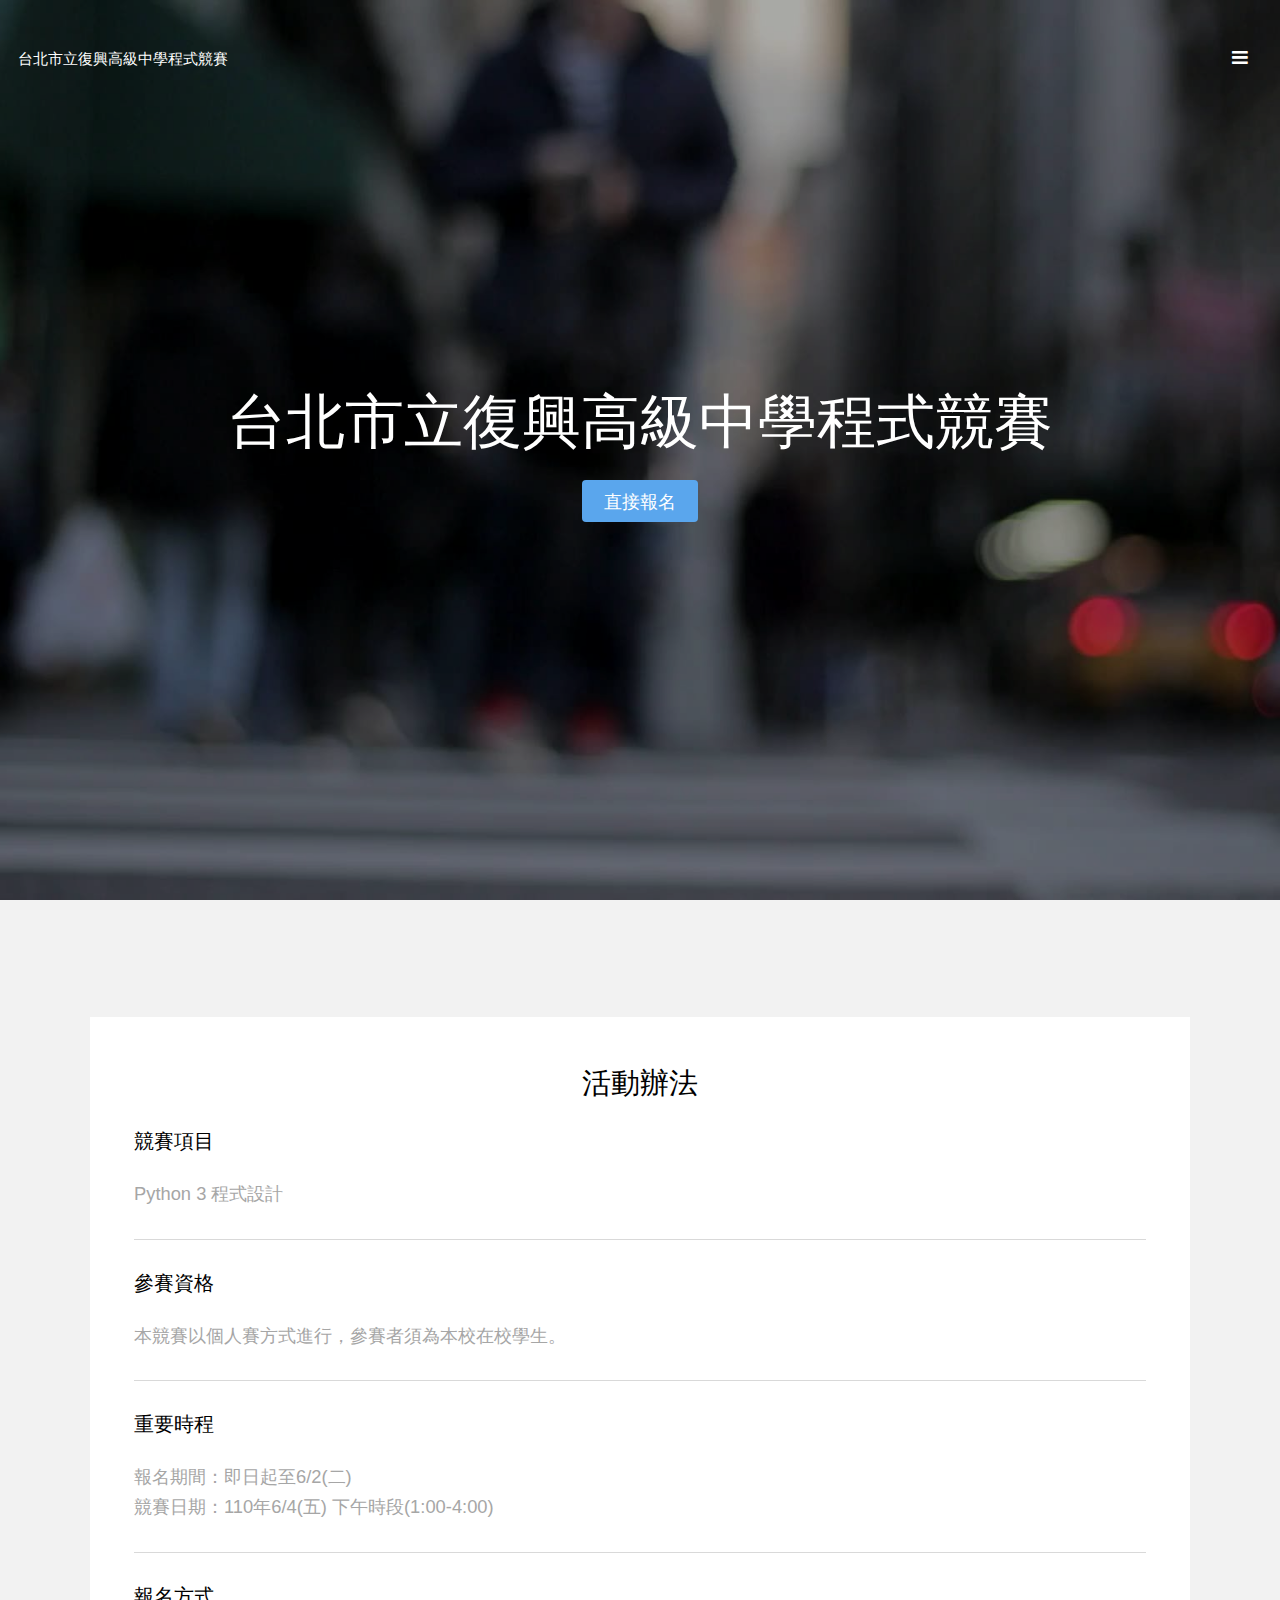
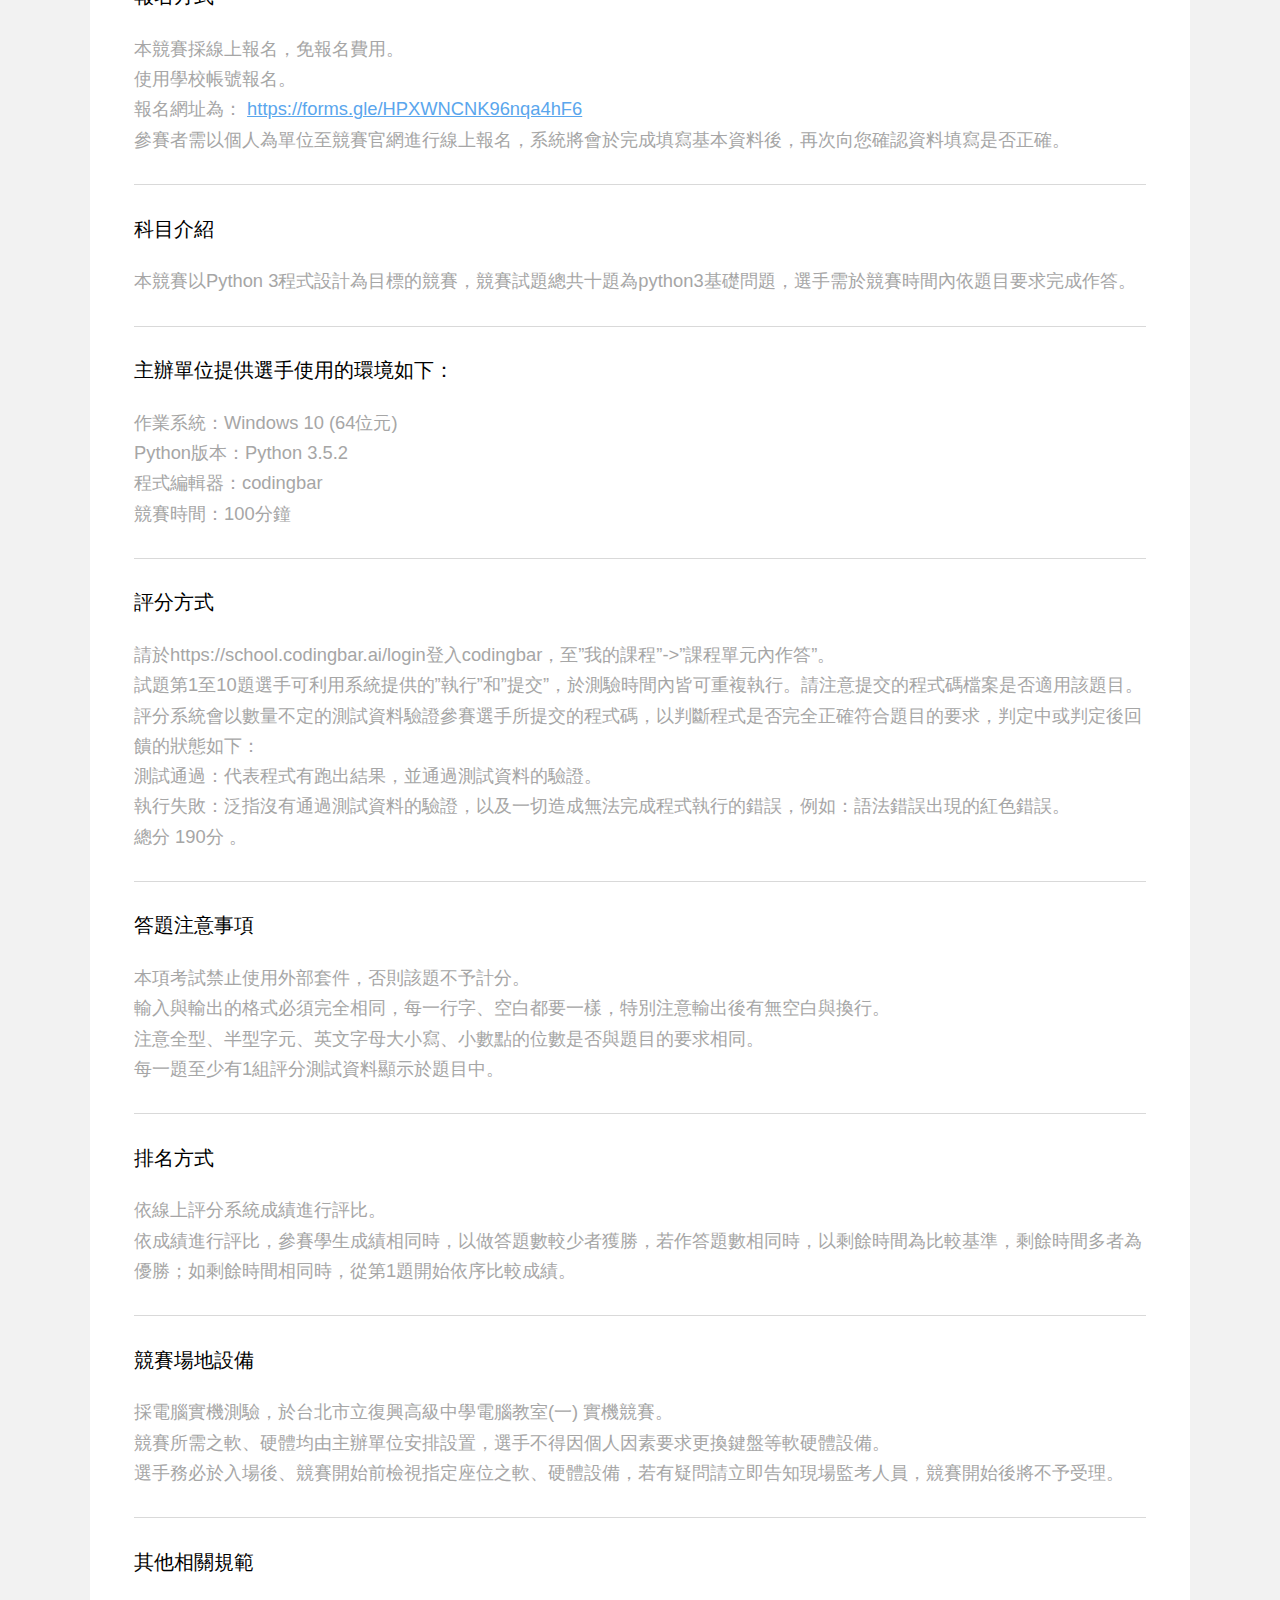
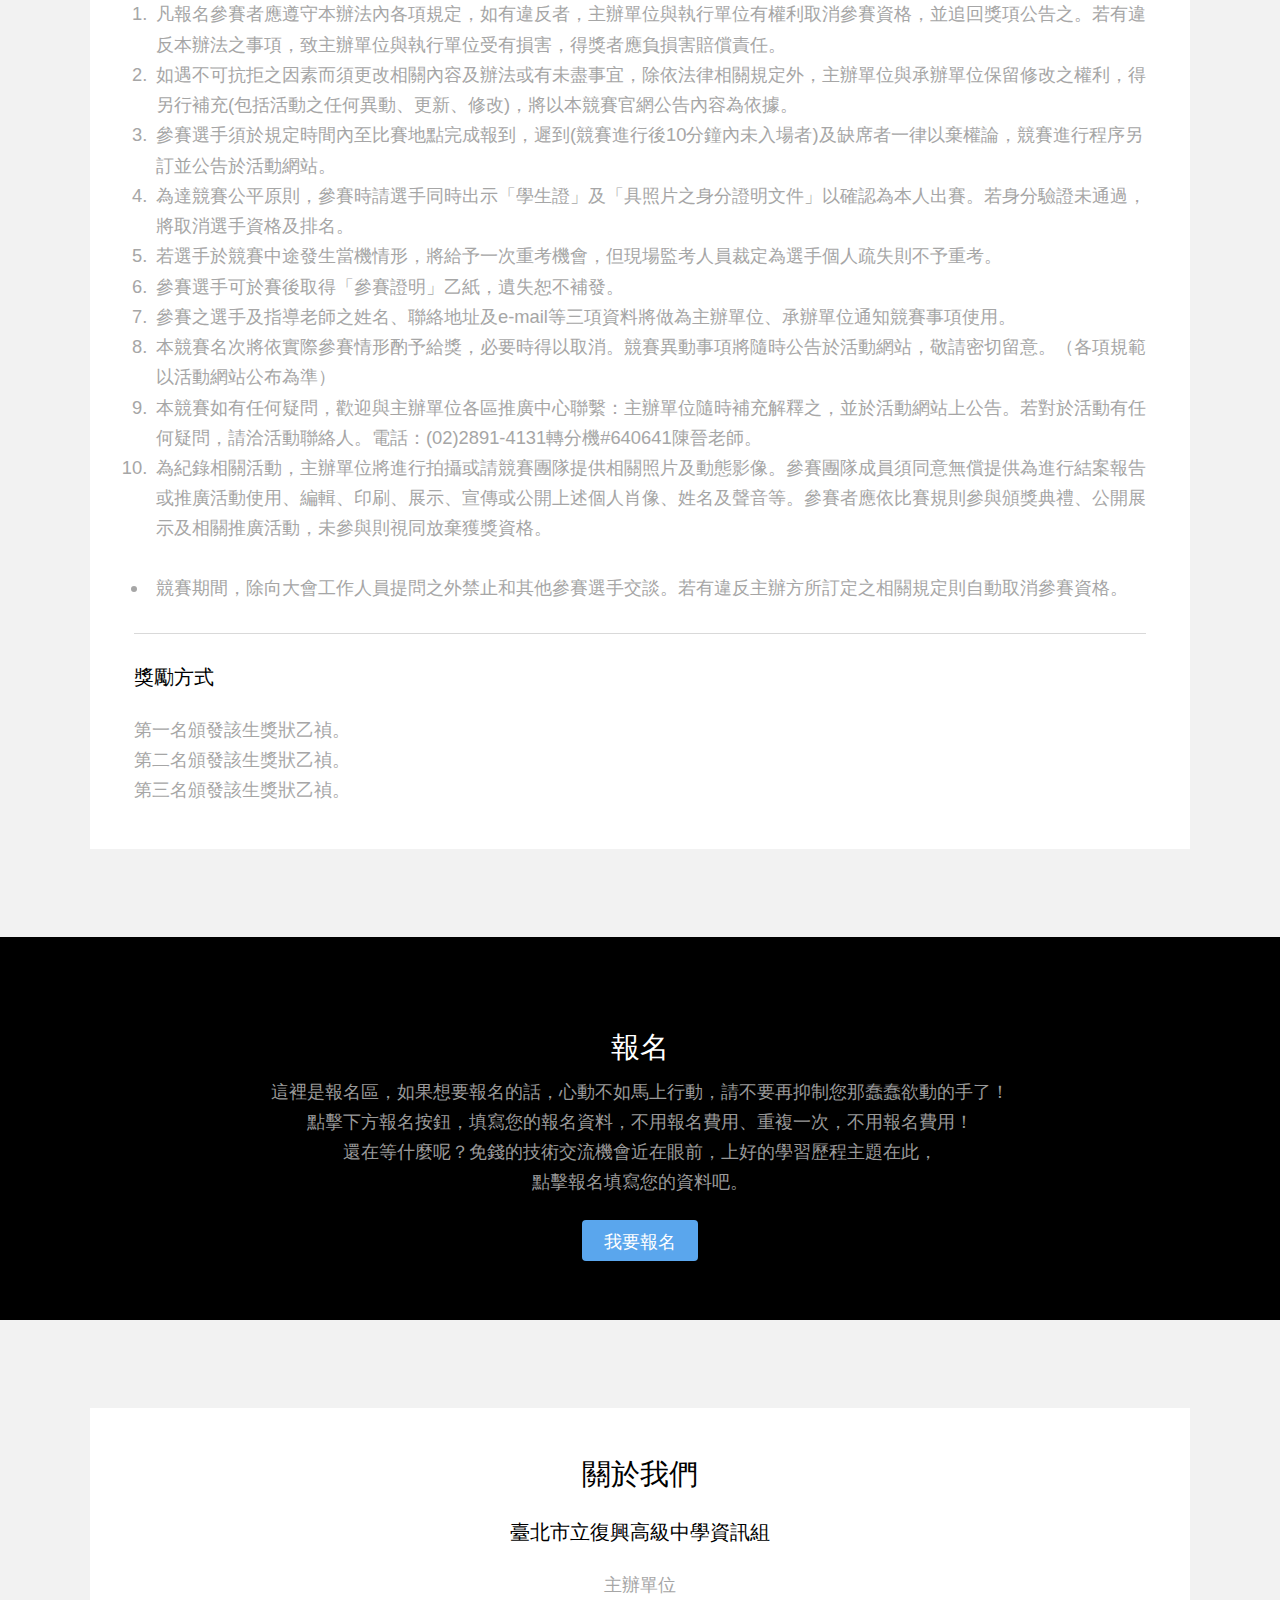
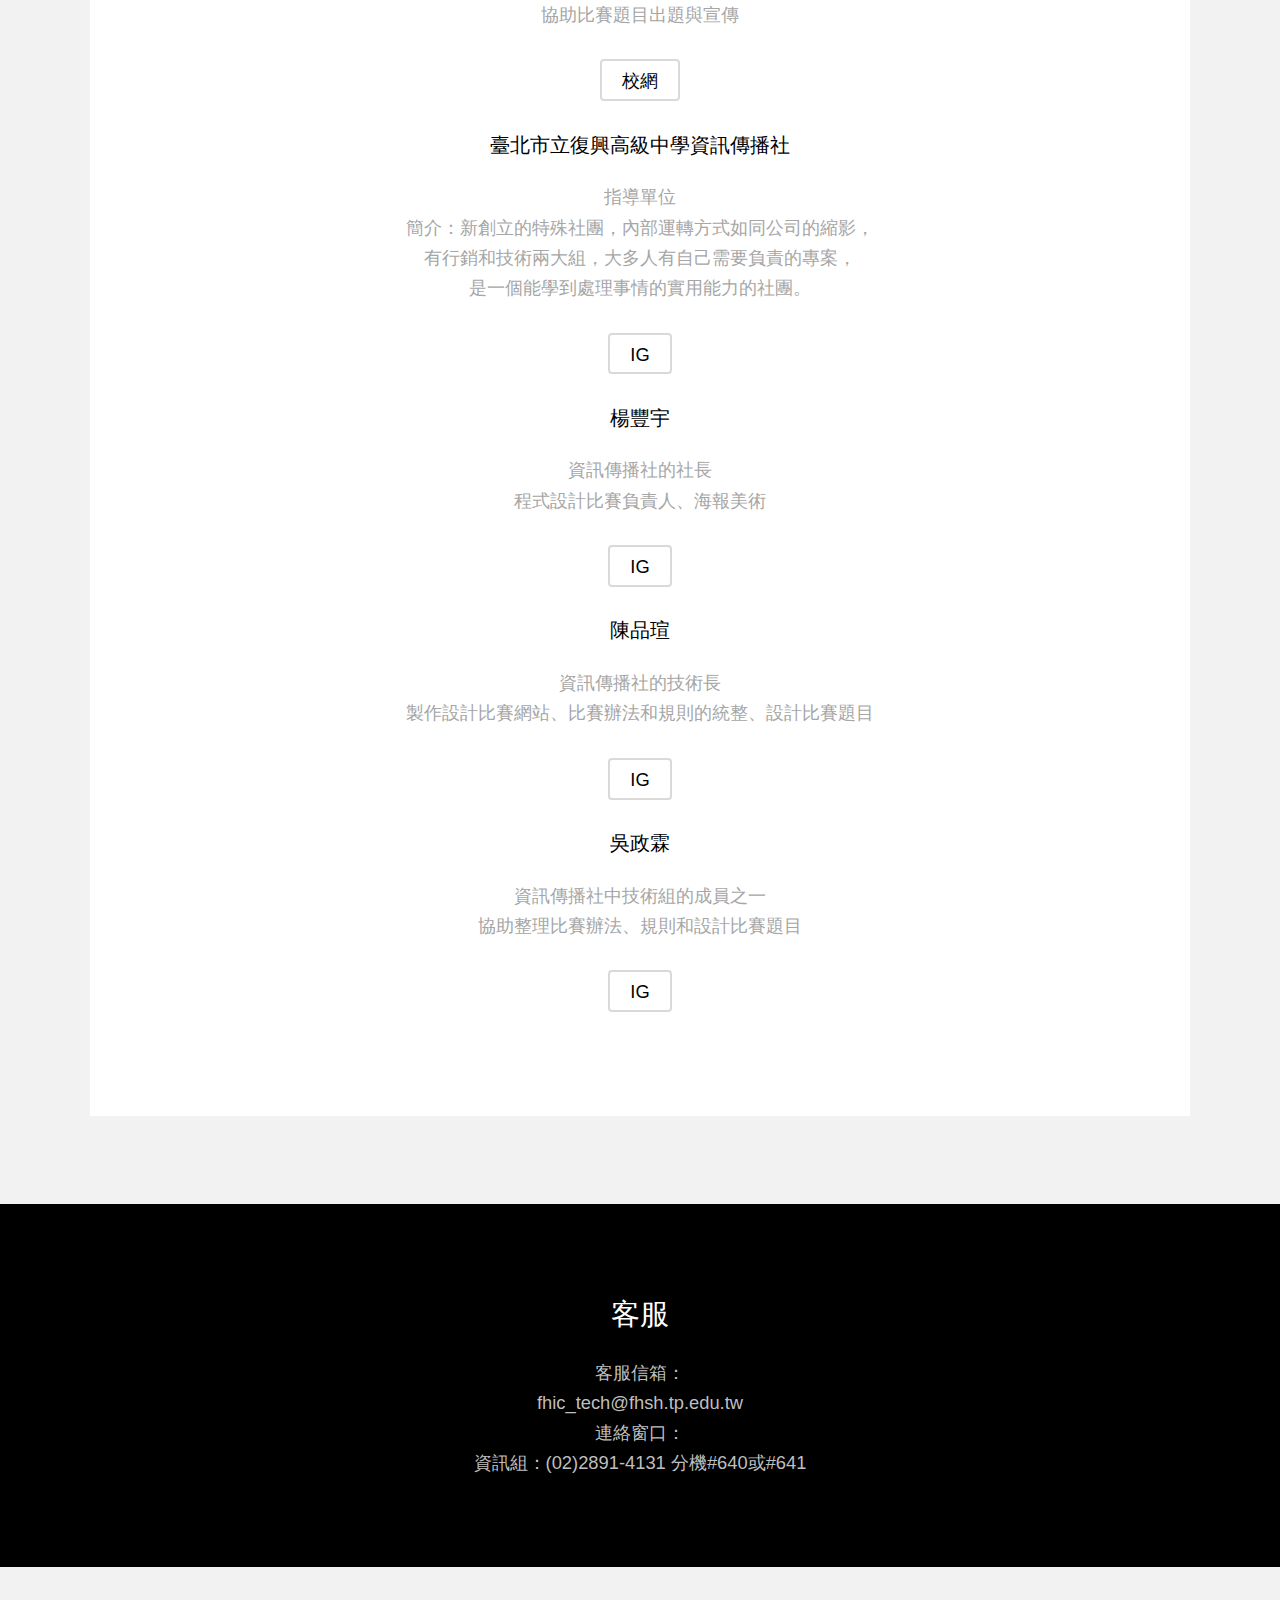
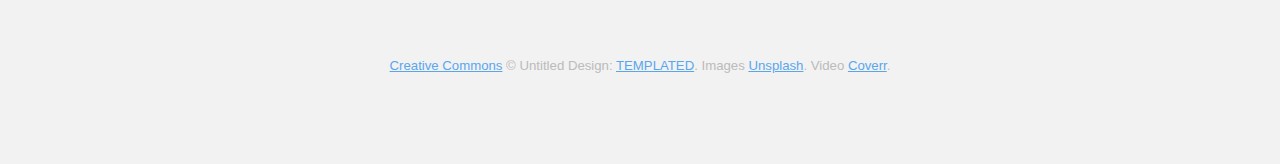
<file: index.html>
<!DOCTYPE HTML>
<!--
	Transitive by TEMPLATED
	templated.co @templatedco
	Released for free under the Creative Commons Attribution 3.0 license (templated.co/license)
-->
<html>
	<head>
		<title>2021復興高中程式設計競賽</title>
		<meta charset="utf-8" />
		<meta name="viewport" content="width=device-width, initial-scale=1" />
		<link rel="stylesheet" href="assets/css/main.css" />
	</head>
	<body>

		<!-- Header -->
			<header id="header" class="reveal alt">
				<div class="logo">
                    <a href="index.html">台北市立復興高級中學程式競賽</a>
                </div>
				<a href="#menu" class="toggle"><span>選單</span></a>
			</header>

		<!-- 導覽行 -->
			<nav id="menu">
				<ul class="links">
					<li><a href="#banner">首頁</a></li>
					<li><a href="#one">活動辦法</a></li>
					<li><a href="#two">報名</a></li>
                    <!--<li><a href="#three">待定</a></li>-->
                    <li><a href="#three">關於我們</a></li>
                    <li><a href="#four">客服</a></li>
				</ul>
			</nav>

		<!-- 首頁 -->
			<section id="banner" data-video="images/banner">
				<div class="inner">
					<h1>台北市立復興高級中學程式競賽</h1>
					<a href="https://forms.gle/HPXWNCNK96nqa4hF6" class="button special scrolly">直接報名</a>
				</div>
			</section>

		<!-- 活動辦法 -->
			<section id="one" class="wrapper style2">
				<div class="inner">
					<div>
						<div class="box">
							<div class="image fit">
								<!--img src="images/pic01.jpg" alt="" /-->
							</div>
                            
							<div class="content">
								<header class="align-center">
									<h2>活動辦法</h2>
								</header>
                                <div>
                                    <h4>競賽項目</h4>
								        <p>
                                            Python 3 程式設計
                                        </p>
                                </div>
                                <hr/>
                                <div>
                                    <h4>參賽資格</h4>
								        <p>
                                            本競賽以個人賽方式進行，參賽者須為本校在校學生。
                                        </p>
                                </div>
                                <hr/>
                                <div>
                                    <h4>重要時程</h4>
								        <p>
                                            報名期間：即日起至6/2(二)
                                            <br/>
                                            競賽日期：110年6/4(五) 下午時段(1:00-4:00)
                                        </p>
                                </div>
                                <hr/>
                                <div>
                                    <h4>報名方式</h4>
								        <div>
                                            本競賽採線上報名，免報名費用。
                                            <br/>
                                            使用學校帳號報名。
                                            <br/>
                                            報名網址為：
                                            <a href='https://forms.gle/HPXWNCNK96nqa4hF6'>
                                                <span>https://forms.gle/HPXWNCNK96nqa4hF6</span>
                                            </a>
                                            <br/>
                                            參賽者需以個人為單位至競賽官網進行線上報名，系統將會於完成填寫基本資料後，再次向您確認資料填寫是否正確。
                                        </div>
                                </div>
                                <hr/>
                                <div>
                                    <h4>科目介紹</h4>
								        <p>
                                            本競賽以Python 3程式設計為目標的競賽，競賽試題總共十題為python3基礎問題，選手需於競賽時間內依題目要求完成作答。
                                        </p>
                                </div>
                                <hr/>
                                <div>
                                    <h4>主辦單位提供選手使用的環境如下：</h4>
								        <p>
                                            作業系統：Windows 10 (64位元)
                                            <br/>
                                            Python版本：Python 3.5.2
                                            <br/>
                                            程式編輯器：codingbar
                                            <br/>
                                            競賽時間：100分鐘
                                        </p>
                                </div>
                                <hr/>
                                <div>
                                    <h4>評分方式</h4>
								        <p>
                                            請於https://school.codingbar.ai/login登入codingbar，至”我的課程”->”課程單元內作答”。
                                            <br/>
                                            試題第1至10題選手可利用系統提供的”執行”和”提交”，於測驗時間內皆可重複執行。請注意提交的程式碼檔案是否適用該題目。評分系統會以數量不定的測試資料驗證參賽選手所提交的程式碼，以判斷程式是否完全正確符合題目的要求，判定中或判定後回饋的狀態如下：
                                            <br/>
                                            測試通過：代表程式有跑出結果，並通過測試資料的驗證。
                                            <br/>
                                            執行失敗：泛指沒有通過測試資料的驗證，以及一切造成無法完成程式執行的錯誤，例如：語法錯誤出現的紅色錯誤。
                                            <br/>
                                            總分 190分 。
                                        </p>
                                </div>
                                <hr/>
                                <div>
                                    <h4>答題注意事項</h4>
								        <p>
                                            本項考試禁止使用外部套件，否則該題不予計分。
                                            <br/>
                                            輸入與輸出的格式必須完全相同，每一行字、空白都要一樣，特別注意輸出後有無空白與換行。
                                            <br/>
                                            注意全型、半型字元、英文字母大小寫、小數點的位數是否與題目的要求相同。
                                            <br/>
                                            每一題至少有1組評分測試資料顯示於題目中。
                                        </p>
                                </div>
                                <hr/>
                                <div>
                                    <h4>排名方式</h4>
								        <p>
                                            依線上評分系統成績進行評比。
                                            <br/>
                                            依成績進行評比，參賽學生成績相同時，以做答題數較少者獲勝，若作答題數相同時，以剩餘時間為比較基準，剩餘時間多者為優勝；如剩餘時間相同時，從第1題開始依序比較成績。
                                        </p>
                                </div>
                                <hr/>
                                <div>
                                    <h4>競賽場地設備</h4>
								        <p>
                                            採電腦實機測驗，於台北市立復興高級中學電腦教室(一) 實機競賽。
                                            <br/>
                                            競賽所需之軟、硬體均由主辦單位安排設置，選手不得因個人因素要求更換鍵盤等軟硬體設備。
                                            <br/>
                                            選手務必於入場後、競賽開始前檢視指定座位之軟、硬體設備，若有疑問請立即告知現場監考人員，競賽開始後將不予受理。
                                        </p>
                                </div>
                                <hr/>
                                <div>
                                    <h4>其他相關規範</h4>
                                        <ol>
								            <li>
                                                凡報名參賽者應遵守本辦法內各項規定，如有違反者，主辦單位與執行單位有權利取消參賽資格，並追回獎項公告之。若有違反本辦法之事項，致主辦單位與執行單位受有損害，得獎者應負損害賠償責任。
                                            </li>
                                            <li>
                                                如遇不可抗拒之因素而須更改相關內容及辦法或有未盡事宜，除依法律相關規定外，主辦單位與承辦單位保留修改之權利，得另行補充(包括活動之任何異動、更新、修改)，將以本競賽官網公告內容為依據。
                                            </li>
                                            <li>
                                                參賽選手須於規定時間內至比賽地點完成報到，遲到(競賽進行後10分鐘內未入場者)及缺席者一律以棄權論，競賽進行程序另訂並公告於活動網站。
                                            </li>
                                            <li>
                                                為達競賽公平原則，參賽時請選手同時出示「學生證」及「具照片之身分證明文件」以確認為本人出賽。若身分驗證未通過，將取消選手資格及排名。
                                            </li>
                                            <li>
                                                若選手於競賽中途發生當機情形，將給予一次重考機會，但現場監考人員裁定為選手個人疏失則不予重考。
                                            </li>
                                            <li>
                                                參賽選手可於賽後取得「參賽證明」乙紙，遺失恕不補發。
                                            </li>
                                            <li>
                                                參賽之選手及指導老師之姓名、聯絡地址及e-mail等三項資料將做為主辦單位、承辦單位通知競賽事項使用。
                                            </li>
                                            <li>
                                                本競賽名次將依實際參賽情形酌予給獎，必要時得以取消。競賽異動事項將隨時公告於活動網站，敬請密切留意。（各項規範以活動網站公布為準）
                                            </li>
                                            <li>
                                                本競賽如有任何疑問，歡迎與主辦單位各區推廣中心聯繫：主辦單位隨時補充解釋之，並於活動網站上公告。若對於活動有任何疑問，請洽活動聯絡人。電話：(02)2891-4131轉分機#640641陳晉老師。
                                            </li>
                                            <li>
                                                為紀錄相關活動，主辦單位將進行拍攝或請競賽團隊提供相關照片及動態影像。參賽團隊成員須同意無償提供為進行結案報告或推廣活動使用、編輯、印刷、展示、宣傳或公開上述個人肖像、姓名及聲音等。參賽者應依比賽規則參與頒獎典禮、公開展示及相關推廣活動，未參與則視同放棄獲獎資格。
                                            </li>
                                        </ol>
                                        <ul>
                                            <li>
                                                競賽期間，除向大會工作人員提問之外禁止和其他參賽選手交談。若有違反主辦方所訂定之相關規定則自動取消參賽資格。
                                            </li>
                                        </ul>
                                </div>
                                <hr/>
                                <div>
                                    <h4>獎勵方式</h4>
								        <p>
                                            第一名頒發該生獎狀乙禎。
                                            <br/>
                                            第二名頒發該生獎狀乙禎。
                                            <br/>
                                            第三名頒發該生獎狀乙禎。
                                        </p>
                                </div>
							</div>
						</div>
					</div>
				</div>
			</section>

		<!-- 報名區 -->
			<section id="two" class="wrapper style3">
				<div class="inner">
					<header class="align-center">
						<h2>報名</h2>
						<p>
                            這裡是報名區，如果想要報名的話，心動不如馬上行動，請不要再抑制您那蠢蠢欲動的手了！<br/>
                            點擊下方報名按鈕，填寫您的報名資料，不用報名費用、重複一次，不用報名費用！<br/>
                            還在等什麼呢？免錢的技術交流機會近在眼前，上好的學習歷程主題在此，<br/>
                            點擊報名填寫您的資料吧。
                        </p>
					</header>
				</div>
                <div class="inner align-center">
                    <a href="https://forms.gle/HPXWNCNK96nqa4hF6" class="button special scrolly">我要報名</a>
                </div>
			</section>
        
		<!-- 關於我們 -->
		    <style type="text/css">
                TestImg1{
                    vertical-align:text-top;
                }
                TestImg2{
                    vertical-align:middle;
                }
                TestImg3{
                    vertical-align:text-bottom;
                }
                SeperationLine{
                    height:1px;
                    border-top:1px #ccc dashed;
                    margin:10px 0px;
                }
            </style>
			<section id="three" class="wrapper style2">
				<div class="inner">
					<div><!-- class="grid-style" -->
						<div>
							<div class="box">
								<!--<div class="image fit">
									<img src="images/pic02.jpg" alt="" />
								</div>-->
								<div class="content">
								    <header class="align-center">
								        <h2>關於我們</h2>
								    </header>
									<div class="align-center">
                                        <div>
                                            <div id='no1'>
                                                <header>
                                                    <h4>臺北市立復興高級中學資訊組</h4>
                                                </header>
                                                <p>
                                                    主辦單位
                                                    <br/>
                                                    協助比賽題目出題與宣傳
                                                </p>
                                                <div>
                                                <ul class="actions">
                                                    <li><a href="http://www.fhsh.tp.edu.tw" class="button alt">校網</a></li>
                                                </ul>
                                                </div>
                                            </div>
                                        </div>
                                        <div>
                                            <div id='no2'>
                                                <header>
                                                    <h4>臺北市立復興高級中學資訊傳播社</h4>
                                                </header>
                                                <p>
                                                    指導單位
                                                    <br/>
                                                    簡介：新創立的特殊社團，內部運轉方式如同公司的縮影，
                                                    <br/>
                                                    有行銷和技術兩大組，大多人有自己需要負責的專案，
                                                    <br/>
                                                    是一個能學到處理事情的實用能力的社團。
                                                </p>
                                                <div>
                                                <ul class="actions">
                                                    <li><a href="https://www.instagram.com/fhic_1st" class="button alt">IG</a></li>
                                                </ul>
                                                </div>
                                            </div>
                                        </div>
                                        <div>
                                            <div id='no3'>
                                                <header>
                                                    <h4>楊豐宇</h4>
                                                </header>
                                                <p>
                                                    資訊傳播社的社長
                                                    <br/>
                                                    程式設計比賽負責人、海報美術
                                                </p>
                                            </div>
                                            <div>
                                                <ul class="actions">
                                                    <li><a href="https://www.instagram.com/yfyu_921008" class="button alt">IG</a></li>
                                                </ul>
                                            </div>
                                        </div>
                                        <div>
                                            <div id='no4'>
                                                <header>
                                                    <h4>陳品瑄</h4>
                                                </header>
                                                <p>
                                                    資訊傳播社的技術長
                                                    <br/>
                                                    製作設計比賽網站、比賽辦法和規則的統整、設計比賽題目
                                                </p>
                                                <ul class="actions">
                                                    <li><a href="https://www.instagram.com/pennychen328" class="button alt">IG</a></li>
                                                </ul>
                                            </div>
                                        </div>
                                        <div>
                                            <div id='no5'>
                                                <header>
                                                    <h4>吳政霖</h4>
                                                </header>
                                                <p>
                                                    資訊傳播社中技術組的成員之一
                                                    <br/>
                                                    協助整理比賽辦法、規則和設計比賽題目
                                                </p>
                                                <ul class="actions">
                                                    <li><a href="https://www.instagram.com/ah_lin35" class="button alt">IG</a></li>
                                                </ul>
                                            </div>
                                        </div>
                                    </div>
								</div>
								<br/>
				                <!--<ul class="actions align-center">
				                    <li><a href="https://youtube.com/channel/UC2QuioYFn70ZR1CpPxCBSvQ" class="button alt">了解更多</a></li>
				                </ul>
				                <br/>-->
							</div>
						</div>
                    </div>
				</div>
			</section>

		<!-- 客服 -->
            <section id="four" class="wrapper style3">
                <div class="inner align-center">
                    <header>
                        <h2>客服</h2>
                    </header>
				    <p>
				        客服信箱：<br/>
                        fhic_tech@fhsh.tp.edu.tw<br/>
                        連絡窗口：<br/>
                        資訊組：(02)2891-4131 分機#640或#641
				    </p>
				</div>
            </section>

		<!-- 底頁 -->
			<footer id="footer" class="wrapper">
				<div class="inner">
					<!--<section>
				        <div class="box">
							<div class="content">
								<h2 class="align-center">客服</h2>
								<div>
								    <p>
                                            客服信箱：<br/>
                                            fhic_tech@fhsh.tp.edu.tw<br/>
                                            連絡窗口：<br/>
                                            資訊組：(02)2891-4131 分機#640或#641
                                    </p>
                                    <div class='col-6'>
                                            主辦單位：<br/>
                                            台北市立復興高級中學資訊組<br/>
                                            指導單位：<br/>
                                            台北市立復興高級中學資訊傳播社
                                    </div>
                                </div>
                            </div>
				        </div>
					</section>-->
					<div class="copyright">
                        <a href="https://templated.co/license">Creative Commons</a>
						&copy; Untitled Design: <a href="https://templated.co/">TEMPLATED</a>. Images <a href="https://unsplash.com/">Unsplash</a>. Video <a href="http://coverr.co/">Coverr</a>.
					</div>
				</div>
			</footer>

		<!-- Scripts -->
			<script src="assets/js/jquery.min.js"></script>
			<script src="assets/js/jquery.scrolly.min.js"></script>
			<script src="assets/js/jquery.scrollex.min.js"></script>
			<script src="assets/js/skel.min.js"></script>
			<script src="assets/js/util.js"></script>
			<script src="assets/js/main.js"></script>

	</body>
</html>
</file>
<file: assets/css/main.css>
@charset "UTF-8";
@import url(font-awesome.min.css);
@import url("https://fonts.googleapis.com/css?family=Taviraj:300,400,700,300i,400i,700i");

/*
	Transitive by TEMPLATED
	templated.co @templatedco
	Released for free under the Creative Commons Attribution 3.0 license (templated.co/license)
*/

/* Reset */

	html, body, div, span, applet, object, iframe, h1, h2, h3, h4, h5, h6, p, blockquote, pre, a, abbr, acronym, address, big, cite, code, del, dfn, em, img, ins, kbd, q, s, samp, small, strike, strong, sub, sup, tt, var, b, u, i, center, dl, dt, dd, ol, ul, li, fieldset, form, label, legend, table, caption, tbody, tfoot, thead, tr, th, td, article, aside, canvas, details, embed, figure, figcaption, footer, header, hgroup, menu, nav, output, ruby, section, summary, time, mark, audio, video {
		margin: 0;
		padding: 0;
		border: 0;
		font-size: 100%;
		font: inherit;
		vertical-align: baseline;
	}

	article, aside, details, figcaption, figure, footer, header, hgroup, menu, nav, section {
		display: block;
	}

	body {
		line-height: 1;
	}

	ol, ul {
		list-style: none;
	}

	blockquote, q {
		quotes: none;
	}

	blockquote:before, blockquote:after, q:before, q:after {
		content: '';
		content: none;
	}

	table {
		border-collapse: collapse;
		border-spacing: 0;
	}

	body {
		-webkit-text-size-adjust: none;
	}

/* Box Model */

	*, *:before, *:after {
		-moz-box-sizing: border-box;
		-webkit-box-sizing: border-box;
		box-sizing: border-box;
	}

/* Containers */

	.container {
		margin-left: auto;
		margin-right: auto;
	}

	.container.\31 25\25 {
		width: 100%;
		max-width: 100rem;
		min-width: 80rem;
	}

	.container.\37 5\25 {
		width: 60rem;
	}

	.container.\35 0\25 {
		width: 40rem;
	}

	.container.\32 5\25 {
		width: 20rem;
	}

	.container {
		width: 80rem;
	}

	@media screen and (max-width: 1680px) {

		.container.\31 25\25 {
			width: 100%;
			max-width: 100rem;
			min-width: 80rem;
		}

		.container.\37 5\25 {
			width: 60rem;
		}

		.container.\35 0\25 {
			width: 40rem;
		}

		.container.\32 5\25 {
			width: 20rem;
		}

		.container {
			width: 80rem;
		}

	}

	@media screen and (max-width: 1280px) {

		.container.\31 25\25 {
			width: 100%;
			max-width: 81.25rem;
			min-width: 65rem;
		}

		.container.\37 5\25 {
			width: 48.75rem;
		}

		.container.\35 0\25 {
			width: 32.5rem;
		}

		.container.\32 5\25 {
			width: 16.25rem;
		}

		.container {
			width: 65rem;
		}

	}

	@media screen and (max-width: 980px) {

		.container.\31 25\25 {
			width: 100%;
			max-width: 112.5%;
			min-width: 90%;
		}

		.container.\37 5\25 {
			width: 67.5%;
		}

		.container.\35 0\25 {
			width: 45%;
		}

		.container.\32 5\25 {
			width: 22.5%;
		}

		.container {
			width: 90%;
		}

	}

	@media screen and (max-width: 736px) {

		.container.\31 25\25 {
			width: 100%;
			max-width: 112.5%;
			min-width: 90%;
		}

		.container.\37 5\25 {
			width: 67.5%;
		}

		.container.\35 0\25 {
			width: 45%;
		}

		.container.\32 5\25 {
			width: 22.5%;
		}

		.container {
			width: 90% !important;
		}

	}

	@media screen and (max-width: 480px) {

		.container.\31 25\25 {
			width: 100%;
			max-width: 112.5%;
			min-width: 90%;
		}

		.container.\37 5\25 {
			width: 67.5%;
		}

		.container.\35 0\25 {
			width: 45%;
		}

		.container.\32 5\25 {
			width: 22.5%;
		}

		.container {
			width: 90% !important;
		}

	}

/* Grid */

	.row {
		border-bottom: solid 1px transparent;
		-moz-box-sizing: border-box;
		-webkit-box-sizing: border-box;
		box-sizing: border-box;
	}

	.row > * {
		float: left;
		-moz-box-sizing: border-box;
		-webkit-box-sizing: border-box;
		box-sizing: border-box;
	}

	.row:after, .row:before {
		content: '';
		display: block;
		clear: both;
		height: 0;
	}

	.row.uniform > * > :first-child {
		margin-top: 0;
	}

	.row.uniform > * > :last-child {
		margin-bottom: 0;
	}

	.row.\30 \25 > * {
		padding: 0 0 0 0rem;
	}

	.row.\30 \25 {
		margin: 0 0 -1px 0rem;
	}

	.row.uniform.\30 \25 > * {
		padding: 0rem 0 0 0rem;
	}

	.row.uniform.\30 \25 {
		margin: 0rem 0 -1px 0rem;
	}

	.row > * {
		padding: 0 0 0 2rem;
	}

	.row {
		margin: 0 0 -1px -2rem;
	}

	.row.uniform > * {
		padding: 2rem 0 0 2rem;
	}

	.row.uniform {
		margin: -2rem 0 -1px -2rem;
	}

	.row.\32 00\25 > * {
		padding: 0 0 0 4rem;
	}

	.row.\32 00\25 {
		margin: 0 0 -1px -4rem;
	}

	.row.uniform.\32 00\25 > * {
		padding: 4rem 0 0 4rem;
	}

	.row.uniform.\32 00\25 {
		margin: -4rem 0 -1px -4rem;
	}

	.row.\31 50\25 > * {
		padding: 0 0 0 3rem;
	}

	.row.\31 50\25 {
		margin: 0 0 -1px -3rem;
	}

	.row.uniform.\31 50\25 > * {
		padding: 3rem 0 0 3rem;
	}

	.row.uniform.\31 50\25 {
		margin: -3rem 0 -1px -3rem;
	}

	.row.\35 0\25 > * {
		padding: 0 0 0 1rem;
	}

	.row.\35 0\25 {
		margin: 0 0 -1px -1rem;
	}

	.row.uniform.\35 0\25 > * {
		padding: 1rem 0 0 1rem;
	}

	.row.uniform.\35 0\25 {
		margin: -1rem 0 -1px -1rem;
	}

	.row.\32 5\25 > * {
		padding: 0 0 0 0.5rem;
	}

	.row.\32 5\25 {
		margin: 0 0 -1px -0.5rem;
	}

	.row.uniform.\32 5\25 > * {
		padding: 0.5rem 0 0 0.5rem;
	}

	.row.uniform.\32 5\25 {
		margin: -0.5rem 0 -1px -0.5rem;
	}

	.\31 2u, .\31 2u\24 {
		width: 100%;
		clear: none;
		margin-left: 0;
	}

	.\31 1u, .\31 1u\24 {
		width: 91.6666666667%;
		clear: none;
		margin-left: 0;
	}

	.\31 0u, .\31 0u\24 {
		width: 83.3333333333%;
		clear: none;
		margin-left: 0;
	}

	.\39 u, .\39 u\24 {
		width: 75%;
		clear: none;
		margin-left: 0;
	}

	.\38 u, .\38 u\24 {
		width: 66.6666666667%;
		clear: none;
		margin-left: 0;
	}

	.\37 u, .\37 u\24 {
		width: 58.3333333333%;
		clear: none;
		margin-left: 0;
	}

	.\36 u, .\36 u\24 {
		width: 50%;
		clear: none;
		margin-left: 0;
	}

	.\35 u, .\35 u\24 {
		width: 41.6666666667%;
		clear: none;
		margin-left: 0;
	}

	.\34 u, .\34 u\24 {
		width: 33.3333333333%;
		clear: none;
		margin-left: 0;
	}

	.\33 u, .\33 u\24 {
		width: 25%;
		clear: none;
		margin-left: 0;
	}

	.\32 u, .\32 u\24 {
		width: 16.6666666667%;
		clear: none;
		margin-left: 0;
	}

	.\31 u, .\31 u\24 {
		width: 8.3333333333%;
		clear: none;
		margin-left: 0;
	}

	.\31 2u\24 + *,
	.\31 1u\24 + *,
	.\31 0u\24 + *,
	.\39 u\24 + *,
	.\38 u\24 + *,
	.\37 u\24 + *,
	.\36 u\24 + *,
	.\35 u\24 + *,
	.\34 u\24 + *,
	.\33 u\24 + *,
	.\32 u\24 + *,
	.\31 u\24 + * {
		clear: left;
	}

	.\-11u {
		margin-left: 91.66667%;
	}

	.\-10u {
		margin-left: 83.33333%;
	}

	.\-9u {
		margin-left: 75%;
	}

	.\-8u {
		margin-left: 66.66667%;
	}

	.\-7u {
		margin-left: 58.33333%;
	}

	.\-6u {
		margin-left: 50%;
	}

	.\-5u {
		margin-left: 41.66667%;
	}

	.\-4u {
		margin-left: 33.33333%;
	}

	.\-3u {
		margin-left: 25%;
	}

	.\-2u {
		margin-left: 16.66667%;
	}

	.\-1u {
		margin-left: 8.33333%;
	}

	@media screen and (max-width: 1680px) {

		.row > * {
			padding: 0 0 0 2rem;
		}

		.row {
			margin: 0 0 -1px -2rem;
		}

		.row.uniform > * {
			padding: 2rem 0 0 2rem;
		}

		.row.uniform {
			margin: -2rem 0 -1px -2rem;
		}

		.row.\32 00\25 > * {
			padding: 0 0 0 4rem;
		}

		.row.\32 00\25 {
			margin: 0 0 -1px -4rem;
		}

		.row.uniform.\32 00\25 > * {
			padding: 4rem 0 0 4rem;
		}

		.row.uniform.\32 00\25 {
			margin: -4rem 0 -1px -4rem;
		}

		.row.\31 50\25 > * {
			padding: 0 0 0 3rem;
		}

		.row.\31 50\25 {
			margin: 0 0 -1px -3rem;
		}

		.row.uniform.\31 50\25 > * {
			padding: 3rem 0 0 3rem;
		}

		.row.uniform.\31 50\25 {
			margin: -3rem 0 -1px -3rem;
		}

		.row.\35 0\25 > * {
			padding: 0 0 0 1rem;
		}

		.row.\35 0\25 {
			margin: 0 0 -1px -1rem;
		}

		.row.uniform.\35 0\25 > * {
			padding: 1rem 0 0 1rem;
		}

		.row.uniform.\35 0\25 {
			margin: -1rem 0 -1px -1rem;
		}

		.row.\32 5\25 > * {
			padding: 0 0 0 0.5rem;
		}

		.row.\32 5\25 {
			margin: 0 0 -1px -0.5rem;
		}

		.row.uniform.\32 5\25 > * {
			padding: 0.5rem 0 0 0.5rem;
		}

		.row.uniform.\32 5\25 {
			margin: -0.5rem 0 -1px -0.5rem;
		}

		.\31 2u\28xlarge\29, .\31 2u\24\28xlarge\29 {
			width: 100%;
			clear: none;
			margin-left: 0;
		}

		.\31 1u\28xlarge\29, .\31 1u\24\28xlarge\29 {
			width: 91.6666666667%;
			clear: none;
			margin-left: 0;
		}

		.\31 0u\28xlarge\29, .\31 0u\24\28xlarge\29 {
			width: 83.3333333333%;
			clear: none;
			margin-left: 0;
		}

		.\39 u\28xlarge\29, .\39 u\24\28xlarge\29 {
			width: 75%;
			clear: none;
			margin-left: 0;
		}

		.\38 u\28xlarge\29, .\38 u\24\28xlarge\29 {
			width: 66.6666666667%;
			clear: none;
			margin-left: 0;
		}

		.\37 u\28xlarge\29, .\37 u\24\28xlarge\29 {
			width: 58.3333333333%;
			clear: none;
			margin-left: 0;
		}

		.\36 u\28xlarge\29, .\36 u\24\28xlarge\29 {
			width: 50%;
			clear: none;
			margin-left: 0;
		}

		.\35 u\28xlarge\29, .\35 u\24\28xlarge\29 {
			width: 41.6666666667%;
			clear: none;
			margin-left: 0;
		}

		.\34 u\28xlarge\29, .\34 u\24\28xlarge\29 {
			width: 33.3333333333%;
			clear: none;
			margin-left: 0;
		}

		.\33 u\28xlarge\29, .\33 u\24\28xlarge\29 {
			width: 25%;
			clear: none;
			margin-left: 0;
		}

		.\32 u\28xlarge\29, .\32 u\24\28xlarge\29 {
			width: 16.6666666667%;
			clear: none;
			margin-left: 0;
		}

		.\31 u\28xlarge\29, .\31 u\24\28xlarge\29 {
			width: 8.3333333333%;
			clear: none;
			margin-left: 0;
		}

		.\31 2u\24\28xlarge\29 + *,
		.\31 1u\24\28xlarge\29 + *,
		.\31 0u\24\28xlarge\29 + *,
		.\39 u\24\28xlarge\29 + *,
		.\38 u\24\28xlarge\29 + *,
		.\37 u\24\28xlarge\29 + *,
		.\36 u\24\28xlarge\29 + *,
		.\35 u\24\28xlarge\29 + *,
		.\34 u\24\28xlarge\29 + *,
		.\33 u\24\28xlarge\29 + *,
		.\32 u\24\28xlarge\29 + *,
		.\31 u\24\28xlarge\29 + * {
			clear: left;
		}

		.\-11u\28xlarge\29 {
			margin-left: 91.66667%;
		}

		.\-10u\28xlarge\29 {
			margin-left: 83.33333%;
		}

		.\-9u\28xlarge\29 {
			margin-left: 75%;
		}

		.\-8u\28xlarge\29 {
			margin-left: 66.66667%;
		}

		.\-7u\28xlarge\29 {
			margin-left: 58.33333%;
		}

		.\-6u\28xlarge\29 {
			margin-left: 50%;
		}

		.\-5u\28xlarge\29 {
			margin-left: 41.66667%;
		}

		.\-4u\28xlarge\29 {
			margin-left: 33.33333%;
		}

		.\-3u\28xlarge\29 {
			margin-left: 25%;
		}

		.\-2u\28xlarge\29 {
			margin-left: 16.66667%;
		}

		.\-1u\28xlarge\29 {
			margin-left: 8.33333%;
		}

	}

	@media screen and (max-width: 1280px) {

		.row > * {
			padding: 0 0 0 1.5rem;
		}

		.row {
			margin: 0 0 -1px -1.5rem;
		}

		.row.uniform > * {
			padding: 1.5rem 0 0 1.5rem;
		}

		.row.uniform {
			margin: -1.5rem 0 -1px -1.5rem;
		}

		.row.\32 00\25 > * {
			padding: 0 0 0 3rem;
		}

		.row.\32 00\25 {
			margin: 0 0 -1px -3rem;
		}

		.row.uniform.\32 00\25 > * {
			padding: 3rem 0 0 3rem;
		}

		.row.uniform.\32 00\25 {
			margin: -3rem 0 -1px -3rem;
		}

		.row.\31 50\25 > * {
			padding: 0 0 0 2.25rem;
		}

		.row.\31 50\25 {
			margin: 0 0 -1px -2.25rem;
		}

		.row.uniform.\31 50\25 > * {
			padding: 2.25rem 0 0 2.25rem;
		}

		.row.uniform.\31 50\25 {
			margin: -2.25rem 0 -1px -2.25rem;
		}

		.row.\35 0\25 > * {
			padding: 0 0 0 0.75rem;
		}

		.row.\35 0\25 {
			margin: 0 0 -1px -0.75rem;
		}

		.row.uniform.\35 0\25 > * {
			padding: 0.75rem 0 0 0.75rem;
		}

		.row.uniform.\35 0\25 {
			margin: -0.75rem 0 -1px -0.75rem;
		}

		.row.\32 5\25 > * {
			padding: 0 0 0 0.375rem;
		}

		.row.\32 5\25 {
			margin: 0 0 -1px -0.375rem;
		}

		.row.uniform.\32 5\25 > * {
			padding: 0.375rem 0 0 0.375rem;
		}

		.row.uniform.\32 5\25 {
			margin: -0.375rem 0 -1px -0.375rem;
		}

		.\31 2u\28large\29, .\31 2u\24\28large\29 {
			width: 100%;
			clear: none;
			margin-left: 0;
		}

		.\31 1u\28large\29, .\31 1u\24\28large\29 {
			width: 91.6666666667%;
			clear: none;
			margin-left: 0;
		}

		.\31 0u\28large\29, .\31 0u\24\28large\29 {
			width: 83.3333333333%;
			clear: none;
			margin-left: 0;
		}

		.\39 u\28large\29, .\39 u\24\28large\29 {
			width: 75%;
			clear: none;
			margin-left: 0;
		}

		.\38 u\28large\29, .\38 u\24\28large\29 {
			width: 66.6666666667%;
			clear: none;
			margin-left: 0;
		}

		.\37 u\28large\29, .\37 u\24\28large\29 {
			width: 58.3333333333%;
			clear: none;
			margin-left: 0;
		}

		.\36 u\28large\29, .\36 u\24\28large\29 {
			width: 50%;
			clear: none;
			margin-left: 0;
		}

		.\35 u\28large\29, .\35 u\24\28large\29 {
			width: 41.6666666667%;
			clear: none;
			margin-left: 0;
		}

		.\34 u\28large\29, .\34 u\24\28large\29 {
			width: 33.3333333333%;
			clear: none;
			margin-left: 0;
		}

		.\33 u\28large\29, .\33 u\24\28large\29 {
			width: 25%;
			clear: none;
			margin-left: 0;
		}

		.\32 u\28large\29, .\32 u\24\28large\29 {
			width: 16.6666666667%;
			clear: none;
			margin-left: 0;
		}

		.\31 u\28large\29, .\31 u\24\28large\29 {
			width: 8.3333333333%;
			clear: none;
			margin-left: 0;
		}

		.\31 2u\24\28large\29 + *,
		.\31 1u\24\28large\29 + *,
		.\31 0u\24\28large\29 + *,
		.\39 u\24\28large\29 + *,
		.\38 u\24\28large\29 + *,
		.\37 u\24\28large\29 + *,
		.\36 u\24\28large\29 + *,
		.\35 u\24\28large\29 + *,
		.\34 u\24\28large\29 + *,
		.\33 u\24\28large\29 + *,
		.\32 u\24\28large\29 + *,
		.\31 u\24\28large\29 + * {
			clear: left;
		}

		.\-11u\28large\29 {
			margin-left: 91.66667%;
		}

		.\-10u\28large\29 {
			margin-left: 83.33333%;
		}

		.\-9u\28large\29 {
			margin-left: 75%;
		}

		.\-8u\28large\29 {
			margin-left: 66.66667%;
		}

		.\-7u\28large\29 {
			margin-left: 58.33333%;
		}

		.\-6u\28large\29 {
			margin-left: 50%;
		}

		.\-5u\28large\29 {
			margin-left: 41.66667%;
		}

		.\-4u\28large\29 {
			margin-left: 33.33333%;
		}

		.\-3u\28large\29 {
			margin-left: 25%;
		}

		.\-2u\28large\29 {
			margin-left: 16.66667%;
		}

		.\-1u\28large\29 {
			margin-left: 8.33333%;
		}

	}

	@media screen and (max-width: 980px) {

		.row > * {
			padding: 0 0 0 1.5rem;
		}

		.row {
			margin: 0 0 -1px -1.5rem;
		}

		.row.uniform > * {
			padding: 1.5rem 0 0 1.5rem;
		}

		.row.uniform {
			margin: -1.5rem 0 -1px -1.5rem;
		}

		.row.\32 00\25 > * {
			padding: 0 0 0 3rem;
		}

		.row.\32 00\25 {
			margin: 0 0 -1px -3rem;
		}

		.row.uniform.\32 00\25 > * {
			padding: 3rem 0 0 3rem;
		}

		.row.uniform.\32 00\25 {
			margin: -3rem 0 -1px -3rem;
		}

		.row.\31 50\25 > * {
			padding: 0 0 0 2.25rem;
		}

		.row.\31 50\25 {
			margin: 0 0 -1px -2.25rem;
		}

		.row.uniform.\31 50\25 > * {
			padding: 2.25rem 0 0 2.25rem;
		}

		.row.uniform.\31 50\25 {
			margin: -2.25rem 0 -1px -2.25rem;
		}

		.row.\35 0\25 > * {
			padding: 0 0 0 0.75rem;
		}

		.row.\35 0\25 {
			margin: 0 0 -1px -0.75rem;
		}

		.row.uniform.\35 0\25 > * {
			padding: 0.75rem 0 0 0.75rem;
		}

		.row.uniform.\35 0\25 {
			margin: -0.75rem 0 -1px -0.75rem;
		}

		.row.\32 5\25 > * {
			padding: 0 0 0 0.375rem;
		}

		.row.\32 5\25 {
			margin: 0 0 -1px -0.375rem;
		}

		.row.uniform.\32 5\25 > * {
			padding: 0.375rem 0 0 0.375rem;
		}

		.row.uniform.\32 5\25 {
			margin: -0.375rem 0 -1px -0.375rem;
		}

		.\31 2u\28medium\29, .\31 2u\24\28medium\29 {
			width: 100%;
			clear: none;
			margin-left: 0;
		}

		.\31 1u\28medium\29, .\31 1u\24\28medium\29 {
			width: 91.6666666667%;
			clear: none;
			margin-left: 0;
		}

		.\31 0u\28medium\29, .\31 0u\24\28medium\29 {
			width: 83.3333333333%;
			clear: none;
			margin-left: 0;
		}

		.\39 u\28medium\29, .\39 u\24\28medium\29 {
			width: 75%;
			clear: none;
			margin-left: 0;
		}

		.\38 u\28medium\29, .\38 u\24\28medium\29 {
			width: 66.6666666667%;
			clear: none;
			margin-left: 0;
		}

		.\37 u\28medium\29, .\37 u\24\28medium\29 {
			width: 58.3333333333%;
			clear: none;
			margin-left: 0;
		}

		.\36 u\28medium\29, .\36 u\24\28medium\29 {
			width: 50%;
			clear: none;
			margin-left: 0;
		}

		.\35 u\28medium\29, .\35 u\24\28medium\29 {
			width: 41.6666666667%;
			clear: none;
			margin-left: 0;
		}

		.\34 u\28medium\29, .\34 u\24\28medium\29 {
			width: 33.3333333333%;
			clear: none;
			margin-left: 0;
		}

		.\33 u\28medium\29, .\33 u\24\28medium\29 {
			width: 25%;
			clear: none;
			margin-left: 0;
		}

		.\32 u\28medium\29, .\32 u\24\28medium\29 {
			width: 16.6666666667%;
			clear: none;
			margin-left: 0;
		}

		.\31 u\28medium\29, .\31 u\24\28medium\29 {
			width: 8.3333333333%;
			clear: none;
			margin-left: 0;
		}

		.\31 2u\24\28medium\29 + *,
		.\31 1u\24\28medium\29 + *,
		.\31 0u\24\28medium\29 + *,
		.\39 u\24\28medium\29 + *,
		.\38 u\24\28medium\29 + *,
		.\37 u\24\28medium\29 + *,
		.\36 u\24\28medium\29 + *,
		.\35 u\24\28medium\29 + *,
		.\34 u\24\28medium\29 + *,
		.\33 u\24\28medium\29 + *,
		.\32 u\24\28medium\29 + *,
		.\31 u\24\28medium\29 + * {
			clear: left;
		}

		.\-11u\28medium\29 {
			margin-left: 91.66667%;
		}

		.\-10u\28medium\29 {
			margin-left: 83.33333%;
		}

		.\-9u\28medium\29 {
			margin-left: 75%;
		}

		.\-8u\28medium\29 {
			margin-left: 66.66667%;
		}

		.\-7u\28medium\29 {
			margin-left: 58.33333%;
		}

		.\-6u\28medium\29 {
			margin-left: 50%;
		}

		.\-5u\28medium\29 {
			margin-left: 41.66667%;
		}

		.\-4u\28medium\29 {
			margin-left: 33.33333%;
		}

		.\-3u\28medium\29 {
			margin-left: 25%;
		}

		.\-2u\28medium\29 {
			margin-left: 16.66667%;
		}

		.\-1u\28medium\29 {
			margin-left: 8.33333%;
		}

	}

	@media screen and (max-width: 736px) {

		.row > * {
			padding: 0 0 0 1.25rem;
		}

		.row {
			margin: 0 0 -1px -1.25rem;
		}

		.row.uniform > * {
			padding: 1.25rem 0 0 1.25rem;
		}

		.row.uniform {
			margin: -1.25rem 0 -1px -1.25rem;
		}

		.row.\32 00\25 > * {
			padding: 0 0 0 2.5rem;
		}

		.row.\32 00\25 {
			margin: 0 0 -1px -2.5rem;
		}

		.row.uniform.\32 00\25 > * {
			padding: 2.5rem 0 0 2.5rem;
		}

		.row.uniform.\32 00\25 {
			margin: -2.5rem 0 -1px -2.5rem;
		}

		.row.\31 50\25 > * {
			padding: 0 0 0 1.875rem;
		}

		.row.\31 50\25 {
			margin: 0 0 -1px -1.875rem;
		}

		.row.uniform.\31 50\25 > * {
			padding: 1.875rem 0 0 1.875rem;
		}

		.row.uniform.\31 50\25 {
			margin: -1.875rem 0 -1px -1.875rem;
		}

		.row.\35 0\25 > * {
			padding: 0 0 0 0.625rem;
		}

		.row.\35 0\25 {
			margin: 0 0 -1px -0.625rem;
		}

		.row.uniform.\35 0\25 > * {
			padding: 0.625rem 0 0 0.625rem;
		}

		.row.uniform.\35 0\25 {
			margin: -0.625rem 0 -1px -0.625rem;
		}

		.row.\32 5\25 > * {
			padding: 0 0 0 0.3125rem;
		}

		.row.\32 5\25 {
			margin: 0 0 -1px -0.3125rem;
		}

		.row.uniform.\32 5\25 > * {
			padding: 0.3125rem 0 0 0.3125rem;
		}

		.row.uniform.\32 5\25 {
			margin: -0.3125rem 0 -1px -0.3125rem;
		}

		.\31 2u\28small\29, .\31 2u\24\28small\29 {
			width: 100%;
			clear: none;
			margin-left: 0;
		}

		.\31 1u\28small\29, .\31 1u\24\28small\29 {
			width: 91.6666666667%;
			clear: none;
			margin-left: 0;
		}

		.\31 0u\28small\29, .\31 0u\24\28small\29 {
			width: 83.3333333333%;
			clear: none;
			margin-left: 0;
		}

		.\39 u\28small\29, .\39 u\24\28small\29 {
			width: 75%;
			clear: none;
			margin-left: 0;
		}

		.\38 u\28small\29, .\38 u\24\28small\29 {
			width: 66.6666666667%;
			clear: none;
			margin-left: 0;
		}

		.\37 u\28small\29, .\37 u\24\28small\29 {
			width: 58.3333333333%;
			clear: none;
			margin-left: 0;
		}

		.\36 u\28small\29, .\36 u\24\28small\29 {
			width: 50%;
			clear: none;
			margin-left: 0;
		}

		.\35 u\28small\29, .\35 u\24\28small\29 {
			width: 41.6666666667%;
			clear: none;
			margin-left: 0;
		}

		.\34 u\28small\29, .\34 u\24\28small\29 {
			width: 33.3333333333%;
			clear: none;
			margin-left: 0;
		}

		.\33 u\28small\29, .\33 u\24\28small\29 {
			width: 25%;
			clear: none;
			margin-left: 0;
		}

		.\32 u\28small\29, .\32 u\24\28small\29 {
			width: 16.6666666667%;
			clear: none;
			margin-left: 0;
		}

		.\31 u\28small\29, .\31 u\24\28small\29 {
			width: 8.3333333333%;
			clear: none;
			margin-left: 0;
		}

		.\31 2u\24\28small\29 + *,
		.\31 1u\24\28small\29 + *,
		.\31 0u\24\28small\29 + *,
		.\39 u\24\28small\29 + *,
		.\38 u\24\28small\29 + *,
		.\37 u\24\28small\29 + *,
		.\36 u\24\28small\29 + *,
		.\35 u\24\28small\29 + *,
		.\34 u\24\28small\29 + *,
		.\33 u\24\28small\29 + *,
		.\32 u\24\28small\29 + *,
		.\31 u\24\28small\29 + * {
			clear: left;
		}

		.\-11u\28small\29 {
			margin-left: 91.66667%;
		}

		.\-10u\28small\29 {
			margin-left: 83.33333%;
		}

		.\-9u\28small\29 {
			margin-left: 75%;
		}

		.\-8u\28small\29 {
			margin-left: 66.66667%;
		}

		.\-7u\28small\29 {
			margin-left: 58.33333%;
		}

		.\-6u\28small\29 {
			margin-left: 50%;
		}

		.\-5u\28small\29 {
			margin-left: 41.66667%;
		}

		.\-4u\28small\29 {
			margin-left: 33.33333%;
		}

		.\-3u\28small\29 {
			margin-left: 25%;
		}

		.\-2u\28small\29 {
			margin-left: 16.66667%;
		}

		.\-1u\28small\29 {
			margin-left: 8.33333%;
		}

	}

	@media screen and (max-width: 480px) {

		.row > * {
			padding: 0 0 0 1.25rem;
		}

		.row {
			margin: 0 0 -1px -1.25rem;
		}

		.row.uniform > * {
			padding: 1.25rem 0 0 1.25rem;
		}

		.row.uniform {
			margin: -1.25rem 0 -1px -1.25rem;
		}

		.row.\32 00\25 > * {
			padding: 0 0 0 2.5rem;
		}

		.row.\32 00\25 {
			margin: 0 0 -1px -2.5rem;
		}

		.row.uniform.\32 00\25 > * {
			padding: 2.5rem 0 0 2.5rem;
		}

		.row.uniform.\32 00\25 {
			margin: -2.5rem 0 -1px -2.5rem;
		}

		.row.\31 50\25 > * {
			padding: 0 0 0 1.875rem;
		}

		.row.\31 50\25 {
			margin: 0 0 -1px -1.875rem;
		}

		.row.uniform.\31 50\25 > * {
			padding: 1.875rem 0 0 1.875rem;
		}

		.row.uniform.\31 50\25 {
			margin: -1.875rem 0 -1px -1.875rem;
		}

		.row.\35 0\25 > * {
			padding: 0 0 0 0.625rem;
		}

		.row.\35 0\25 {
			margin: 0 0 -1px -0.625rem;
		}

		.row.uniform.\35 0\25 > * {
			padding: 0.625rem 0 0 0.625rem;
		}

		.row.uniform.\35 0\25 {
			margin: -0.625rem 0 -1px -0.625rem;
		}

		.row.\32 5\25 > * {
			padding: 0 0 0 0.3125rem;
		}

		.row.\32 5\25 {
			margin: 0 0 -1px -0.3125rem;
		}

		.row.uniform.\32 5\25 > * {
			padding: 0.3125rem 0 0 0.3125rem;
		}

		.row.uniform.\32 5\25 {
			margin: -0.3125rem 0 -1px -0.3125rem;
		}

		.\31 2u\28xsmall\29, .\31 2u\24\28xsmall\29 {
			width: 100%;
			clear: none;
			margin-left: 0;
		}

		.\31 1u\28xsmall\29, .\31 1u\24\28xsmall\29 {
			width: 91.6666666667%;
			clear: none;
			margin-left: 0;
		}

		.\31 0u\28xsmall\29, .\31 0u\24\28xsmall\29 {
			width: 83.3333333333%;
			clear: none;
			margin-left: 0;
		}

		.\39 u\28xsmall\29, .\39 u\24\28xsmall\29 {
			width: 75%;
			clear: none;
			margin-left: 0;
		}

		.\38 u\28xsmall\29, .\38 u\24\28xsmall\29 {
			width: 66.6666666667%;
			clear: none;
			margin-left: 0;
		}

		.\37 u\28xsmall\29, .\37 u\24\28xsmall\29 {
			width: 58.3333333333%;
			clear: none;
			margin-left: 0;
		}

		.\36 u\28xsmall\29, .\36 u\24\28xsmall\29 {
			width: 50%;
			clear: none;
			margin-left: 0;
		}

		.\35 u\28xsmall\29, .\35 u\24\28xsmall\29 {
			width: 41.6666666667%;
			clear: none;
			margin-left: 0;
		}

		.\34 u\28xsmall\29, .\34 u\24\28xsmall\29 {
			width: 33.3333333333%;
			clear: none;
			margin-left: 0;
		}

		.\33 u\28xsmall\29, .\33 u\24\28xsmall\29 {
			width: 25%;
			clear: none;
			margin-left: 0;
		}

		.\32 u\28xsmall\29, .\32 u\24\28xsmall\29 {
			width: 16.6666666667%;
			clear: none;
			margin-left: 0;
		}

		.\31 u\28xsmall\29, .\31 u\24\28xsmall\29 {
			width: 8.3333333333%;
			clear: none;
			margin-left: 0;
		}

		.\31 2u\24\28xsmall\29 + *,
		.\31 1u\24\28xsmall\29 + *,
		.\31 0u\24\28xsmall\29 + *,
		.\39 u\24\28xsmall\29 + *,
		.\38 u\24\28xsmall\29 + *,
		.\37 u\24\28xsmall\29 + *,
		.\36 u\24\28xsmall\29 + *,
		.\35 u\24\28xsmall\29 + *,
		.\34 u\24\28xsmall\29 + *,
		.\33 u\24\28xsmall\29 + *,
		.\32 u\24\28xsmall\29 + *,
		.\31 u\24\28xsmall\29 + * {
			clear: left;
		}

		.\-11u\28xsmall\29 {
			margin-left: 91.66667%;
		}

		.\-10u\28xsmall\29 {
			margin-left: 83.33333%;
		}

		.\-9u\28xsmall\29 {
			margin-left: 75%;
		}

		.\-8u\28xsmall\29 {
			margin-left: 66.66667%;
		}

		.\-7u\28xsmall\29 {
			margin-left: 58.33333%;
		}

		.\-6u\28xsmall\29 {
			margin-left: 50%;
		}

		.\-5u\28xsmall\29 {
			margin-left: 41.66667%;
		}

		.\-4u\28xsmall\29 {
			margin-left: 33.33333%;
		}

		.\-3u\28xsmall\29 {
			margin-left: 25%;
		}

		.\-2u\28xsmall\29 {
			margin-left: 16.66667%;
		}

		.\-1u\28xsmall\29 {
			margin-left: 8.33333%;
		}

	}

/* Basic */

	@-ms-viewport {
		width: device-width;
	}

	body {
		-ms-overflow-style: scrollbar;
	}

	@media screen and (max-width: 480px) {

		html, body {
			min-width: 320px;
		}

	}

	body {
		background: #fff;
	}

		body.is-loading *, body.is-loading *:before, body.is-loading *:after {
			-moz-animation: none !important;
			-webkit-animation: none !important;
			-ms-animation: none !important;
			animation: none !important;
			-moz-transition: none !important;
			-webkit-transition: none !important;
			-ms-transition: none !important;
			transition: none !important;
		}

/* Type */

	html {
		font-size: 13pt;
	}

		@media screen and (max-width: 1680px) {

			html {
				font-size: 11pt;
			}

		}

		@media screen and (max-width: 1280px) {

			html {
				font-size: 11pt;
			}

		}

		@media screen and (max-width: 980px) {

			html {
				font-size: 12pt;
			}

		}

		@media screen and (max-width: 736px) {

			html {
				font-size: 12pt;
			}

		}

		@media screen and (max-width: 480px) {

			html {
				font-size: 12pt;
			}

		}

	body {
		background-color: #fff;
		color: #444;
	}
    
    /*字體*/
    /*  1. cwTeXKai (Chinese Traditional) 楷體字體
        2. cwTeXYen (Chinese Traditional) 圓體字體
        3. cwTeXFangSong (Chinese Traditional) 仿宋體字體
        4. Noto Sans TC (Chinese Traditional) 黑體字體（思源黑體）
        5. cwTeXMing (Chinese Traditional) 明體字體
    */
	body, input, select, textarea {
		font-family: '標楷體','Verdana', sans-serif;
		font-weight: 300;
		font-size: 1.25rem;
		line-height: 1.65;
	}

	a {
		text-decoration: underline;
	}

		a:hover {
			text-decoration: none;
		}

	strong, b {
		font-weight: 400;
	}

	em, i {
		font-style: italic;
	}

	p {
		margin: 0 0 2rem 0;
	}

	h1, h2, h3, h4, h5, h6 {
		font-weight: 400;
		line-height: 1.5;
		margin: 0 0 1.5rem 0;
	}

		h1 a, h2 a, h3 a, h4 a, h5 a, h6 a {
			color: inherit;
			text-decoration: none;
		}

	h2 {
		font-size: 2rem;
		text-transform: uppercase;
	}

		@media screen and (max-width: 736px) {

			h2 {
				font-size: 1.75rem;
			}

		}

	h3 {
		font-size: 1.5rem;
		text-transform: uppercase;
	}

	h4 {
		font-size: 1.35rem;
	}

	h5 {
		font-size: 0.9rem;
	}

	h6 {
		font-size: 0.7rem;
	}

	sub {
		font-size: 0.8rem;
		position: relative;
		top: 0.5rem;
	}

	sup {
		font-size: 0.8rem;
		position: relative;
		top: -0.5rem;
	}

	blockquote {
		border-left: solid 4px;
		font-style: italic;
		margin: 0 0 2rem 0;
		padding: 0.5rem 0 0.5rem 2rem;
	}

	code {
		border-radius: 4px;
		border: solid 1px;
		font-family: '標楷體', 'Verdana', monospace;
		font-size: 1.15rem;
		margin: 0 0.25rem;
		padding: 0.25rem 0.65rem;
	}

	pre {
		-webkit-overflow-scrolling: touch;
		font-family: '標楷體','Verdana', monospace;
		font-size: 1.15rem;
		margin: 0 0 2rem 0;
	}

		pre code {
			display: block;
			line-height: 1.75;
			padding: 1rem 1.5rem;
			overflow-x: auto;
		}

	hr {
		border: 0;
		border-bottom: solid 1px;
		margin: 2rem 0;
	}

		hr.major {
			margin: 3rem 0;
		}

	.align-left {
		text-align: left;
	}

	.align-center {
		text-align: center;
	}

	.align-right {
		text-align: right;
	}

	input, select, textarea {
		color: #555;
	}

	a {
		color: #5AA6ED;
	}

	strong, b {
		color: #555;
	}

	h1, h2, h3, h4, h5, h6 {
		color: #555;
	}

	blockquote {
		border-left-color: rgba(144, 144, 144, 0.25);
	}

	code {
		background: rgba(144, 144, 144, 0.075);
		border-color: rgba(144, 144, 144, 0.25);
	}

	hr {
		border-bottom-color: rgba(144, 144, 144, 0.25);
	}

/* Box */

	.box {
		margin-bottom: 2rem;
		background: #FFF;
	}

		.box .content {
			padding: 3rem;
		}

		.box > :last-child,
		.box > :last-child > :last-child,
		.box > :last-child > :last-child > :last-child {
			margin-bottom: 0;
		}

		.box.alt {
			border: 0;
			border-radius: 0;
			padding: 0;
		}

		@media screen and (max-width: 736px) {

			.box .content {
				padding: 2rem;
			}

		}

	.box {
		border-color: rgba(144, 144, 144, 0.25);
	}

/* Button */

	input[type="submit"],
	input[type="reset"],
	input[type="button"],
	button,
	.button {
		-moz-appearance: none;
		-webkit-appearance: none;
		-ms-appearance: none;
		appearance: none;
		-moz-transition: background-color 0.2s ease-in-out, color 0.2s ease-in-out;
		-webkit-transition: background-color 0.2s ease-in-out, color 0.2s ease-in-out;
		-ms-transition: background-color 0.2s ease-in-out, color 0.2s ease-in-out;
		transition: background-color 0.2s ease-in-out, color 0.2s ease-in-out;
		border-radius: 4px;
		border: 0;
		cursor: pointer;
		display: inline-block;
		font-weight: 400;
		height: 2.85rem;
		line-height: 2.95rem;
		padding: 0 1.5rem;
		text-align: center;
		text-decoration: none;
		white-space: nowrap;
		text-transform: uppercase;
	}

		input[type="submit"].icon,
		input[type="reset"].icon,
		input[type="button"].icon,
		button.icon,
		.button.icon {
			padding-left: 1.35rem;
		}

			input[type="submit"].icon:before,
			input[type="reset"].icon:before,
			input[type="button"].icon:before,
			button.icon:before,
			.button.icon:before {
				margin-right: 0.5rem;
			}

		input[type="submit"].fit,
		input[type="reset"].fit,
		input[type="button"].fit,
		button.fit,
		.button.fit {
			display: block;
			margin: 0 0 1rem 0;
			width: 100%;
		}

		input[type="submit"].small,
		input[type="reset"].small,
		input[type="button"].small,
		button.small,
		.button.small {
			font-size: 0.8rem;
		}

		input[type="submit"].big,
		input[type="reset"].big,
		input[type="button"].big,
		button.big,
		.button.big {
			font-size: 1.35rem;
		}

		input[type="submit"].disabled, input[type="submit"]:disabled,
		input[type="reset"].disabled,
		input[type="reset"]:disabled,
		input[type="button"].disabled,
		input[type="button"]:disabled,
		button.disabled,
		button:disabled,
		.button.disabled,
		.button:disabled {
			-moz-pointer-events: none;
			-webkit-pointer-events: none;
			-ms-pointer-events: none;
			pointer-events: none;
			opacity: 0.25;
		}

		@media screen and (max-width: 480px) {

			input[type="submit"],
			input[type="reset"],
			input[type="button"],
			button,
			/*.button {
				padding: 0;
			}*/

		}

	input[type="submit"],
	input[type="reset"],
	input[type="button"],
	button,
	.button {
		background-color: #f2f2f2;
		color: #000 !important;
	}

		input[type="submit"]:hover,
		input[type="reset"]:hover,
		input[type="button"]:hover,
		button:hover,
		.button:hover {
			background-color: white;
		}

		input[type="submit"]:active,
		input[type="reset"]:active,
		input[type="button"]:active,
		button:active,
		.button:active {
			background-color: #e5e5e5;
		}

		input[type="submit"].alt,
		input[type="reset"].alt,
		input[type="button"].alt,
		button.alt,
		.button.alt {
			background-color: transparent;
			box-shadow: inset 0 0 0 2px rgba(144, 144, 144, 0.25);
			color: #555 !important;
		}

			input[type="submit"].alt:hover,
			input[type="reset"].alt:hover,
			input[type="button"].alt:hover,
			button.alt:hover,
			.button.alt:hover {
				background-color: rgba(144, 144, 144, 0.075);
			}

			input[type="submit"].alt:active,
			input[type="reset"].alt:active,
			input[type="button"].alt:active,
			button.alt:active,
			.button.alt:active {
				background-color: rgba(144, 144, 144, 0.2);
			}

			input[type="submit"].alt.icon:before,
			input[type="reset"].alt.icon:before,
			input[type="button"].alt.icon:before,
			button.alt.icon:before,
			.button.alt.icon:before {
				color: #bbb;
			}

		input[type="submit"].special,
		input[type="reset"].special,
		input[type="button"].special,
		button.special,
		.button.special {
			background-color: #5AA6ED;
			color: #ffffff !important;
		}

			input[type="submit"].special:hover,
			input[type="reset"].special:hover,
			input[type="button"].special:hover,
			button.special:hover,
			.button.special:hover {
				background-color: #71b2f0;
			}

			input[type="submit"].special:active,
			input[type="reset"].special:active,
			input[type="button"].special:active,
			button.special:active,
			.button.special:active {
				background-color: #439aea;
			}

/* Form */

	form {
		margin: 0 0 2rem 0;
	}

		form .field {
			margin-bottom: 2rem;
		}

			form .field.half {
				display: inline-block;
				width: 48%;
			}

				form .field.half.first {
					margin-right: 2.5%;
				}

		@media screen and (max-width: 980px) {

			form .field.half {
				display: block;
				width: 100%;
			}

				form .field.half.first {
					margin-right: 0;
				}

		}

	label {
		display: block;
		font-size: 0.9rem;
		font-weight: 400;
		margin: 0 0 1rem 0;
	}

	input[type="text"],
	input[type="password"],
	input[type="email"],
	select,
	textarea {
		-moz-appearance: none;
		-webkit-appearance: none;
		-ms-appearance: none;
		appearance: none;
		border-radius: 4px;
		border: none;
		border: solid 1px;
		color: inherit;
		display: block;
		outline: 0;
		padding: 0 1rem;
		text-decoration: none;
		width: 100%;
	}

		input[type="text"]:invalid,
		input[type="password"]:invalid,
		input[type="email"]:invalid,
		select:invalid,
		textarea:invalid {
			box-shadow: none;
		}

	.select-wrapper {
		text-decoration: none;
		display: block;
		position: relative;
	}

		.select-wrapper:before {
			-moz-osx-font-smoothing: grayscale;
			-webkit-font-smoothing: antialiased;
			font-family: '標楷體',FontAwesome;
			font-style: normal;
			font-weight: normal;
			text-transform: none !important;
		}

		.select-wrapper:before {
			content: '\f078';
			display: block;
			height: 2.75rem;
			line-height: 2.75rem;
			pointer-events: none;
			position: absolute;
			right: 0;
			text-align: center;
			top: 0;
			width: 2.75rem;
		}

		.select-wrapper select::-ms-expand {
			display: none;
		}

	input[type="text"],
	input[type="password"],
	input[type="email"],
	select {
		height: 2.75rem;
	}

	textarea {
		padding: 0.75rem 1rem;
	}

	input[type="checkbox"],
	input[type="radio"] {
		-moz-appearance: none;
		-webkit-appearance: none;
		-ms-appearance: none;
		appearance: none;
		display: block;
		float: left;
		margin-right: -2rem;
		opacity: 0;
		width: 1rem;
		z-index: -1;
	}

		input[type="checkbox"] + label,
		input[type="radio"] + label {
			text-decoration: none;
			cursor: pointer;
			display: inline-block;
			font-size: 1.25rem;
			font-weight: 300;
			padding-left: 2.4rem;
			padding-right: 0.75rem;
			position: relative;
		}

			input[type="checkbox"] + label:before,
			input[type="radio"] + label:before {
				-moz-osx-font-smoothing: grayscale;
				-webkit-font-smoothing: antialiased;
				font-family: '標楷體',FontAwesome;
				font-style: normal;
				font-weight: normal;
				text-transform: none !important;
			}

			input[type="checkbox"] + label:before,
			input[type="radio"] + label:before {
				border-radius: 4px;
				border: solid 1px;
				content: '';
				display: inline-block;
				height: 1.65rem;
				left: 0;
				line-height: 1.58125rem;
				position: absolute;
				text-align: center;
				top: 0;
				width: 1.65rem;
			}

		input[type="checkbox"]:checked + label:before,
		input[type="radio"]:checked + label:before {
			content: '\f00c';
		}

	input[type="checkbox"] + label:before {
		border-radius: 4px;
	}

	input[type="radio"] + label:before {
		border-radius: 100%;
	}

	::-webkit-input-placeholder {
		opacity: 1.0;
	}

	:-moz-placeholder {
		opacity: 1.0;
	}

	::-moz-placeholder {
		opacity: 1.0;
	}

	:-ms-input-placeholder {
		opacity: 1.0;
	}

	.formerize-placeholder {
		opacity: 1.0;
	}

	label {
		color: #555;
	}

	input[type="text"],
	input[type="password"],
	input[type="email"],
	select,
	textarea {
		background: rgba(144, 144, 144, 0.075);
		border-color: rgba(144, 144, 144, 0.25);
	}

		input[type="text"]:focus,
		input[type="password"]:focus,
		input[type="email"]:focus,
		select:focus,
		textarea:focus {
			border-color: #5AA6ED;
			box-shadow: 0 0 0 1px #5AA6ED;
		}

	.select-wrapper:before {
		color: rgba(144, 144, 144, 0.25);
	}

	input[type="checkbox"] + label,
	input[type="radio"] + label {
		color: #444;
	}

		input[type="checkbox"] + label:before,
		input[type="radio"] + label:before {
			background: rgba(144, 144, 144, 0.075);
			border-color: rgba(144, 144, 144, 0.25);
		}

	input[type="checkbox"]:checked + label:before,
	input[type="radio"]:checked + label:before {
		background-color: #5AA6ED;
		border-color: #5AA6ED;
		color: #ffffff;
	}

	input[type="checkbox"]:focus + label:before,
	input[type="radio"]:focus + label:before {
		border-color: #5AA6ED;
		box-shadow: 0 0 0 1px #5AA6ED;
	}

	::-webkit-input-placeholder {
		color: #bbb !important;
	}

	:-moz-placeholder {
		color: #bbb !important;
	}

	::-moz-placeholder {
		color: #bbb !important;
	}

	:-ms-input-placeholder {
		color: #bbb !important;
	}

	.formerize-placeholder {
		color: #bbb !important;
	}

/* Icon */

	.icon {
		text-decoration: none;
		border-bottom: none;
		position: relative;
	}

		.icon:before {
			-moz-osx-font-smoothing: grayscale;
			-webkit-font-smoothing: antialiased;
			font-family: '標楷體',FontAwesome;
			font-style: normal;
			font-weight: normal;
			text-transform: none !important;
		}

		.icon > .label {
			display: none;
		}

/* Image */

	.image {
		border: 0;
		display: inline-block;
		position: relative;
	}

		.image img {
			display: block;
		}

		.image.left, .image.right {
			max-width: 40%;
		}

			.image.left img, .image.right img {
				width: 100%;
			}

		.image.left {
			float: left;
			margin: 0 1.5rem 1rem 0;
			top: 0.25rem;
		}

		.image.right {
			float: right;
			margin: 0 0 1rem 1.5rem;
			top: 0.25rem;
		}

		.image.fit {
			display: block;
			margin: 0 0 2rem 0;
			width: 100%;
		}

			.image.fit img {
				width: 100%;
			}

		.image.main {
			display: block;
			margin: 0 0 3rem 0;
			width: 100%;
		}

			.image.main img {
				width: 100%;
			}

/* List */

	ol {
		list-style: decimal;
		margin: 0 0 2rem 0;
		padding-left: 1.25rem;
	}

		ol li {
			padding-left: 0.25rem;
		}

	ul {
		list-style: disc;
		margin: 0 0 2rem 0;
		padding-left: 1rem;
	}

		ul li {
			padding-left: 0.5rem;
		}

		ul.alt {
			list-style: none;
			padding-left: 0;
		}

			ul.alt li {
				border-top: solid 1px;
				padding: 0.5rem 0;
			}

				ul.alt li:first-child {
					border-top: 0;
					padding-top: 0;
				}

		ul.icons {
			cursor: default;
			list-style: none;
			padding-left: 0;
		}

			ul.icons li {
				display: inline-block;
				padding: 0 1rem 0 0;
			}

				ul.icons li:last-child {
					padding-right: 0;
				}

				ul.icons li .icon:before {
					font-size: 2rem;
				}

		ul.actions {
			cursor: default;
			list-style: none;
			padding-left: 0;
		}

			ul.actions li {
				display: inline-block;
				padding: 0 1rem 0 0;
				vertical-align: middle;
			}

				ul.actions li:last-child {
					padding-right: 0;
				}

			ul.actions.small li {
				padding: 0 0.5rem 0 0;
			}

			ul.actions.vertical li {
				display: block;
				padding: 1rem 0 0 0;
			}

				ul.actions.vertical li:first-child {
					padding-top: 0;
				}

				ul.actions.vertical li > * {
					margin-bottom: 0;
				}

			ul.actions.vertical.small li {
				padding: 0.5rem 0 0 0;
			}

				ul.actions.vertical.small li:first-child {
					padding-top: 0;
				}

			ul.actions.fit {
				display: table;
				margin-left: -1rem;
				padding: 0;
				table-layout: fixed;
				width: calc(100% + 1rem);
			}

				ul.actions.fit li {
					display: table-cell;
					padding: 0 0 0 1rem;
				}

					ul.actions.fit li > * {
						margin-bottom: 0;
					}

				ul.actions.fit.small {
					margin-left: -0.5rem;
					width: calc(100% + 0.5rem);
				}

					ul.actions.fit.small li {
						padding: 0 0 0 0.5rem;
					}

			@media screen and (max-width: 480px) {

				ul.actions {
					margin: 0 0 2rem 0;
				}

					ul.actions li {
						padding: 1rem 0 0 0;
						display: block;
						text-align: center;
						width: 100%;
					}

						ul.actions li:first-child {
							padding-top: 0;
						}

						ul.actions li > * {
							width: 90%;
							margin: 0 !important;
						}

							ul.actions li > *.icon:before {
								margin-left: -2rem;
							}

					ul.actions.small li {
						padding: 0.5rem 0 0 0;
					}

						ul.actions.small li:first-child {
							padding-top: 0;
						}

			}

	dl {
		margin: 0 0 2rem 0;
	}

		dl dt {
			display: block;
			font-weight: 400;
			margin: 0 0 1rem 0;
		}

		dl dd {
			margin-left: 2rem;
		}

	ul.alt li {
		border-top-color: rgba(144, 144, 144, 0.25);
	}

/* Section/Article */

	section.special, article.special {
		text-align: center;
	}

	header p {
		position: relative;
		margin: 0 0 1.5rem 0;
	}

	header h2 + p {
		font-size: 1.25rem;
		margin-top: -1rem;
	}

	header h3 + p {
		font-size: 1.1rem;
		margin-top: -0.8rem;
	}

	header h4 + p,
	header h5 + p,
	header h6 + p {
		font-size: 0.9rem;
		margin-top: -0.6rem;
	}

	header p {
		color: #bbb;
	}

/* Table */

	.table-wrapper {
		-webkit-overflow-scrolling: touch;
		overflow-x: auto;
	}

	table {
		margin: 0 0 2rem 0;
		width: 100%;
	}

		table tbody tr {
			border: solid 1px;
			border-left: 0;
			border-right: 0;
		}

		table td {
			padding: 0.75rem 0.75rem;
		}

		table th {
			font-size: 0.9rem;
			font-weight: 400;
			padding: 0 0.75rem 0.75rem 0.75rem;
			text-align: left;
		}

		table thead {
			border-bottom: solid 2px;
		}

		table tfoot {
			border-top: solid 2px;
		}

		table.alt {
			border-collapse: separate;
		}

			table.alt tbody tr td {
				border: solid 1px;
				border-left-width: 0;
				border-top-width: 0;
			}

				table.alt tbody tr td:first-child {
					border-left-width: 1px;
				}

			table.alt tbody tr:first-child td {
				border-top-width: 1px;
			}

			table.alt thead {
				border-bottom: 0;
			}

			table.alt tfoot {
				border-top: 0;
			}

	table tbody tr {
		border-color: rgba(144, 144, 144, 0.25);
	}

		table tbody tr:nth-child(2n + 1) {
			background-color: rgba(144, 144, 144, 0.075);
		}

	table th {
		color: #555;
	}

	table thead {
		border-bottom-color: rgba(144, 144, 144, 0.25);
	}

	table tfoot {
		border-top-color: rgba(144, 144, 144, 0.25);
	}

	table.alt tbody tr td {
		border-color: rgba(144, 144, 144, 0.25);
	}

/* Wrapper */

	.wrapper {
		padding: 6rem 0 4rem 0 ;
		position: relative;
		margin: 0;
	}

		.wrapper > .inner {
			margin: 0 auto;
			width: 80rem;
		}

		.wrapper.style1 {
			background-color: #5AA6ED;
			color: #d6e9fb;
		}

			.wrapper.style1 input, .wrapper.style1 select, .wrapper.style1 textarea {
				color: #ffffff;
			}

			.wrapper.style1 a {
				color: #ffffff;
			}

			.wrapper.style1 strong, .wrapper.style1 b {
				color: #ffffff;
			}

			.wrapper.style1 h1, .wrapper.style1 h2, .wrapper.style1 h3, .wrapper.style1 h4, .wrapper.style1 h5, .wrapper.style1 h6 {
				color: #ffffff;
			}

			.wrapper.style1 blockquote {
				border-left-color: rgba(255, 255, 255, 0.25);
			}

			.wrapper.style1 code {
				background: rgba(255, 255, 255, 0.075);
				border-color: rgba(255, 255, 255, 0.25);
			}

			.wrapper.style1 hr {
				border-bottom-color: rgba(255, 255, 255, 0.25);
			}

			.wrapper.style1 .box {
				border-color: rgba(255, 255, 255, 0.25);
			}

			.wrapper.style1 input[type="submit"],
			.wrapper.style1 input[type="reset"],
			.wrapper.style1 input[type="button"],
			.wrapper.style1 button,
			.wrapper.style1 .button {
				background-color: #f2f2f2;
				color: #000 !important;
			}

				.wrapper.style1 input[type="submit"]:hover,
				.wrapper.style1 input[type="reset"]:hover,
				.wrapper.style1 input[type="button"]:hover,
				.wrapper.style1 button:hover,
				.wrapper.style1 .button:hover {
					background-color: white;
				}

				.wrapper.style1 input[type="submit"]:active,
				.wrapper.style1 input[type="reset"]:active,
				.wrapper.style1 input[type="button"]:active,
				.wrapper.style1 button:active,
				.wrapper.style1 .button:active {
					background-color: #e5e5e5;
				}

				.wrapper.style1 input[type="submit"].alt,
				.wrapper.style1 input[type="reset"].alt,
				.wrapper.style1 input[type="button"].alt,
				.wrapper.style1 button.alt,
				.wrapper.style1 .button.alt {
					background-color: transparent;
					box-shadow: inset 0 0 0 2px rgba(255, 255, 255, 0.25);
					color: #ffffff !important;
				}

					.wrapper.style1 input[type="submit"].alt:hover,
					.wrapper.style1 input[type="reset"].alt:hover,
					.wrapper.style1 input[type="button"].alt:hover,
					.wrapper.style1 button.alt:hover,
					.wrapper.style1 .button.alt:hover {
						background-color: rgba(255, 255, 255, 0.075);
					}

					.wrapper.style1 input[type="submit"].alt:active,
					.wrapper.style1 input[type="reset"].alt:active,
					.wrapper.style1 input[type="button"].alt:active,
					.wrapper.style1 button.alt:active,
					.wrapper.style1 .button.alt:active {
						background-color: rgba(255, 255, 255, 0.2);
					}

					.wrapper.style1 input[type="submit"].alt.icon:before,
					.wrapper.style1 input[type="reset"].alt.icon:before,
					.wrapper.style1 input[type="button"].alt.icon:before,
					.wrapper.style1 button.alt.icon:before,
					.wrapper.style1 .button.alt.icon:before {
						color: #bddbf8;
					}

				.wrapper.style1 input[type="submit"].special,
				.wrapper.style1 input[type="reset"].special,
				.wrapper.style1 input[type="button"].special,
				.wrapper.style1 button.special,
				.wrapper.style1 .button.special {
					background-color: #ffffff;
					color: #5AA6ED !important;
				}

			.wrapper.style1 label {
				color: #ffffff;
			}

			.wrapper.style1 input[type="text"],
			.wrapper.style1 input[type="password"],
			.wrapper.style1 input[type="email"],
			.wrapper.style1 select,
			.wrapper.style1 textarea {
				background: rgba(255, 255, 255, 0.075);
				border-color: rgba(255, 255, 255, 0.25);
			}

				.wrapper.style1 input[type="text"]:focus,
				.wrapper.style1 input[type="password"]:focus,
				.wrapper.style1 input[type="email"]:focus,
				.wrapper.style1 select:focus,
				.wrapper.style1 textarea:focus {
					border-color: #ffffff;
					box-shadow: 0 0 0 1px #ffffff;
				}

			.wrapper.style1 .select-wrapper:before {
				color: rgba(255, 255, 255, 0.25);
			}

			.wrapper.style1 input[type="checkbox"] + label,
			.wrapper.style1 input[type="radio"] + label {
				color: #d6e9fb;
			}

				.wrapper.style1 input[type="checkbox"] + label:before,
				.wrapper.style1 input[type="radio"] + label:before {
					background: rgba(255, 255, 255, 0.075);
					border-color: rgba(255, 255, 255, 0.25);
				}

			.wrapper.style1 input[type="checkbox"]:checked + label:before,
			.wrapper.style1 input[type="radio"]:checked + label:before {
				background-color: #ffffff;
				border-color: #ffffff;
				color: #5AA6ED;
			}

			.wrapper.style1 input[type="checkbox"]:focus + label:before,
			.wrapper.style1 input[type="radio"]:focus + label:before {
				border-color: #ffffff;
				box-shadow: 0 0 0 1px #ffffff;
			}

			.wrapper.style1 ::-webkit-input-placeholder {
				color: #bddbf8 !important;
			}

			.wrapper.style1 :-moz-placeholder {
				color: #bddbf8 !important;
			}

			.wrapper.style1 ::-moz-placeholder {
				color: #bddbf8 !important;
			}

			.wrapper.style1 :-ms-input-placeholder {
				color: #bddbf8 !important;
			}

			.wrapper.style1 .formerize-placeholder {
				color: #bddbf8 !important;
			}

			.wrapper.style1 ul.alt li {
				border-top-color: rgba(255, 255, 255, 0.25);
			}

			.wrapper.style1 header p {
				color: #bddbf8;
			}

			.wrapper.style1 table tbody tr {
				border-color: rgba(255, 255, 255, 0.25);
			}

				.wrapper.style1 table tbody tr:nth-child(2n + 1) {
					background-color: rgba(255, 255, 255, 0.075);
				}

			.wrapper.style1 table th {
				color: #ffffff;
			}

			.wrapper.style1 table thead {
				border-bottom-color: rgba(255, 255, 255, 0.25);
			}

			.wrapper.style1 table tfoot {
				border-top-color: rgba(255, 255, 255, 0.25);
			}

			.wrapper.style1 table.alt tbody tr td {
				border-color: rgba(255, 255, 255, 0.25);
			}

		.wrapper.style2 {
			background-color: #f2f2f2;
			color: #a6a6a6;
		}

			.wrapper.style2 input, .wrapper.style2 select, .wrapper.style2 textarea {
				color: #000;
			}

			.wrapper.style2 a {
				color: #5AA6ED;
			}

			.wrapper.style2 strong, .wrapper.style2 b {
				color: #000;
			}

			.wrapper.style2 h1, .wrapper.style2 h2, .wrapper.style2 h3, .wrapper.style2 h4, .wrapper.style2 h5, .wrapper.style2 h6 {
				color: #000;
			}

			.wrapper.style2 blockquote {
				border-left-color: rgba(0, 0, 0, 0.15);
			}

			.wrapper.style2 code {
				background: rgba(0, 0, 0, 0.075);
				border-color: rgba(0, 0, 0, 0.15);
			}

			.wrapper.style2 hr {
				border-bottom-color: rgba(0, 0, 0, 0.15);
			}

			.wrapper.style2 .box {
				border-color: rgba(0, 0, 0, 0.15);
			}

			.wrapper.style2 input[type="submit"],
			.wrapper.style2 input[type="reset"],
			.wrapper.style2 input[type="button"],
			.wrapper.style2 button,
			.wrapper.style2 .button {
				background-color: #000;
				color: #f2f2f2 !important;
			}

				.wrapper.style2 input[type="submit"].alt,
				.wrapper.style2 input[type="reset"].alt,
				.wrapper.style2 input[type="button"].alt,
				.wrapper.style2 button.alt,
				.wrapper.style2 .button.alt {
					background-color: transparent;
					box-shadow: inset 0 0 0 2px rgba(0, 0, 0, 0.15);
					color: #000 !important;
				}

					.wrapper.style2 input[type="submit"].alt:hover,
					.wrapper.style2 input[type="reset"].alt:hover,
					.wrapper.style2 input[type="button"].alt:hover,
					.wrapper.style2 button.alt:hover,
					.wrapper.style2 .button.alt:hover {
						background-color: rgba(0, 0, 0, 0.075);
					}

					.wrapper.style2 input[type="submit"].alt:active,
					.wrapper.style2 input[type="reset"].alt:active,
					.wrapper.style2 input[type="button"].alt:active,
					.wrapper.style2 button.alt:active,
					.wrapper.style2 .button.alt:active {
						background-color: rgba(0, 0, 0, 0.2);
					}

					.wrapper.style2 input[type="submit"].alt.icon:before,
					.wrapper.style2 input[type="reset"].alt.icon:before,
					.wrapper.style2 input[type="button"].alt.icon:before,
					.wrapper.style2 button.alt.icon:before,
					.wrapper.style2 .button.alt.icon:before {
						color: #999999;
					}

				.wrapper.style2 input[type="submit"].special,
				.wrapper.style2 input[type="reset"].special,
				.wrapper.style2 input[type="button"].special,
				.wrapper.style2 button.special,
				.wrapper.style2 .button.special {
					background-color: #5AA6ED;
					color: #ffffff !important;
				}

					.wrapper.style2 input[type="submit"].special:hover,
					.wrapper.style2 input[type="reset"].special:hover,
					.wrapper.style2 input[type="button"].special:hover,
					.wrapper.style2 button.special:hover,
					.wrapper.style2 .button.special:hover {
						background-color: #71b2f0;
					}

					.wrapper.style2 input[type="submit"].special:active,
					.wrapper.style2 input[type="reset"].special:active,
					.wrapper.style2 input[type="button"].special:active,
					.wrapper.style2 button.special:active,
					.wrapper.style2 .button.special:active {
						background-color: #439aea;
					}

			.wrapper.style2 label {
				color: #000;
			}

			.wrapper.style2 input[type="text"],
			.wrapper.style2 input[type="password"],
			.wrapper.style2 input[type="email"],
			.wrapper.style2 select,
			.wrapper.style2 textarea {
				background: rgba(0, 0, 0, 0.075);
				border-color: rgba(0, 0, 0, 0.15);
			}

				.wrapper.style2 input[type="text"]:focus,
				.wrapper.style2 input[type="password"]:focus,
				.wrapper.style2 input[type="email"]:focus,
				.wrapper.style2 select:focus,
				.wrapper.style2 textarea:focus {
					border-color: #5AA6ED;
					box-shadow: 0 0 0 1px #5AA6ED;
				}

			.wrapper.style2 .select-wrapper:before {
				color: rgba(0, 0, 0, 0.15);
			}

			.wrapper.style2 input[type="checkbox"] + label,
			.wrapper.style2 input[type="radio"] + label {
				color: #a6a6a6;
			}

				.wrapper.style2 input[type="checkbox"] + label:before,
				.wrapper.style2 input[type="radio"] + label:before {
					background: rgba(0, 0, 0, 0.075);
					border-color: rgba(0, 0, 0, 0.15);
				}

			.wrapper.style2 input[type="checkbox"]:checked + label:before,
			.wrapper.style2 input[type="radio"]:checked + label:before {
				background-color: #5AA6ED;
				border-color: #5AA6ED;
				color: #ffffff;
			}

			.wrapper.style2 input[type="checkbox"]:focus + label:before,
			.wrapper.style2 input[type="radio"]:focus + label:before {
				border-color: #5AA6ED;
				box-shadow: 0 0 0 1px #5AA6ED;
			}

			.wrapper.style2 ::-webkit-input-placeholder {
				color: #999999 !important;
			}

			.wrapper.style2 :-moz-placeholder {
				color: #999999 !important;
			}

			.wrapper.style2 ::-moz-placeholder {
				color: #999999 !important;
			}

			.wrapper.style2 :-ms-input-placeholder {
				color: #999999 !important;
			}

			.wrapper.style2 .formerize-placeholder {
				color: #999999 !important;
			}

			.wrapper.style2 ul.alt li {
				border-top-color: rgba(0, 0, 0, 0.15);
			}

			.wrapper.style2 header p {
				color: #999999;
			}

			.wrapper.style2 table tbody tr {
				border-color: rgba(0, 0, 0, 0.15);
			}

				.wrapper.style2 table tbody tr:nth-child(2n + 1) {
					background-color: rgba(0, 0, 0, 0.075);
				}

			.wrapper.style2 table th {
				color: #000;
			}

			.wrapper.style2 table thead {
				border-bottom-color: rgba(0, 0, 0, 0.15);
			}

			.wrapper.style2 table tfoot {
				border-top-color: rgba(0, 0, 0, 0.15);
			}

			.wrapper.style2 table.alt tbody tr td {
				border-color: rgba(0, 0, 0, 0.15);
			}

		.wrapper.style3 {
			background-color: #000;
			color: #bfbfbf;
			background-image: url(../../images/bg.jpg);
			background-size: cover;
			background-attachment: fixed;
			background-position: center;
			position: relative;
		}

			.wrapper.style3 input, .wrapper.style3 select, .wrapper.style3 textarea {
				color: #ffffff;
			}

			.wrapper.style3 a {
				color: #5AA6ED;
			}

			.wrapper.style3 strong, .wrapper.style3 b {
				color: #ffffff;
			}

			.wrapper.style3 h1, .wrapper.style3 h2, .wrapper.style3 h3, .wrapper.style3 h4, .wrapper.style3 h5, .wrapper.style3 h6 {
				color: #ffffff;
			}

			.wrapper.style3 blockquote {
				border-left-color: rgba(255, 255, 255, 0.25);
			}

			.wrapper.style3 code {
				background: rgba(255, 255, 255, 0.075);
				border-color: rgba(255, 255, 255, 0.25);
			}

			.wrapper.style3 hr {
				border-bottom-color: rgba(255, 255, 255, 0.25);
			}

			.wrapper.style3 .box {
				border-color: rgba(255, 255, 255, 0.25);
			}

			.wrapper.style3 input[type="submit"],
			.wrapper.style3 input[type="reset"],
			.wrapper.style3 input[type="button"],
			.wrapper.style3 button,
			.wrapper.style3 .button {
				background-color: #f2f2f2;
				color: #000 !important;
			}

				.wrapper.style3 input[type="submit"]:hover,
				.wrapper.style3 input[type="reset"]:hover,
				.wrapper.style3 input[type="button"]:hover,
				.wrapper.style3 button:hover,
				.wrapper.style3 .button:hover {
					background-color: white;
				}

				.wrapper.style3 input[type="submit"]:active,
				.wrapper.style3 input[type="reset"]:active,
				.wrapper.style3 input[type="button"]:active,
				.wrapper.style3 button:active,
				.wrapper.style3 .button:active {
					background-color: #e5e5e5;
				}

				.wrapper.style3 input[type="submit"].alt,
				.wrapper.style3 input[type="reset"].alt,
				.wrapper.style3 input[type="button"].alt,
				.wrapper.style3 button.alt,
				.wrapper.style3 .button.alt {
					background-color: transparent;
					box-shadow: inset 0 0 0 2px rgba(255, 255, 255, 0.25);
					color: #ffffff !important;
				}

					.wrapper.style3 input[type="submit"].alt:hover,
					.wrapper.style3 input[type="reset"].alt:hover,
					.wrapper.style3 input[type="button"].alt:hover,
					.wrapper.style3 button.alt:hover,
					.wrapper.style3 .button.alt:hover {
						background-color: rgba(255, 255, 255, 0.075);
					}

					.wrapper.style3 input[type="submit"].alt:active,
					.wrapper.style3 input[type="reset"].alt:active,
					.wrapper.style3 input[type="button"].alt:active,
					.wrapper.style3 button.alt:active,
					.wrapper.style3 .button.alt:active {
						background-color: rgba(255, 255, 255, 0.2);
					}

					.wrapper.style3 input[type="submit"].alt.icon:before,
					.wrapper.style3 input[type="reset"].alt.icon:before,
					.wrapper.style3 input[type="button"].alt.icon:before,
					.wrapper.style3 button.alt.icon:before,
					.wrapper.style3 .button.alt.icon:before {
						color: #999999;
					}

				.wrapper.style3 input[type="submit"].special,
				.wrapper.style3 input[type="reset"].special,
				.wrapper.style3 input[type="button"].special,
				.wrapper.style3 button.special,
				.wrapper.style3 .button.special {
					background-color: #5AA6ED;
					color: #ffffff !important;
				}

					.wrapper.style3 input[type="submit"].special:hover,
					.wrapper.style3 input[type="reset"].special:hover,
					.wrapper.style3 input[type="button"].special:hover,
					.wrapper.style3 button.special:hover,
					.wrapper.style3 .button.special:hover {
						background-color: #71b2f0;
					}

					.wrapper.style3 input[type="submit"].special:active,
					.wrapper.style3 input[type="reset"].special:active,
					.wrapper.style3 input[type="button"].special:active,
					.wrapper.style3 button.special:active,
					.wrapper.style3 .button.special:active {
						background-color: #439aea;
					}

			.wrapper.style3 label {
				color: #ffffff;
			}

			.wrapper.style3 input[type="text"],
			.wrapper.style3 input[type="password"],
			.wrapper.style3 input[type="email"],
			.wrapper.style3 select,
			.wrapper.style3 textarea {
				background: rgba(255, 255, 255, 0.075);
				border-color: rgba(255, 255, 255, 0.25);
			}

				.wrapper.style3 input[type="text"]:focus,
				.wrapper.style3 input[type="password"]:focus,
				.wrapper.style3 input[type="email"]:focus,
				.wrapper.style3 select:focus,
				.wrapper.style3 textarea:focus {
					border-color: #5AA6ED;
					box-shadow: 0 0 0 1px #5AA6ED;
				}

			.wrapper.style3 .select-wrapper:before {
				color: rgba(255, 255, 255, 0.25);
			}

			.wrapper.style3 input[type="checkbox"] + label,
			.wrapper.style3 input[type="radio"] + label {
				color: #bfbfbf;
			}

				.wrapper.style3 input[type="checkbox"] + label:before,
				.wrapper.style3 input[type="radio"] + label:before {
					background: rgba(255, 255, 255, 0.075);
					border-color: rgba(255, 255, 255, 0.25);
				}

			.wrapper.style3 input[type="checkbox"]:checked + label:before,
			.wrapper.style3 input[type="radio"]:checked + label:before {
				background-color: #5AA6ED;
				border-color: #5AA6ED;
				color: #ffffff;
			}

			.wrapper.style3 input[type="checkbox"]:focus + label:before,
			.wrapper.style3 input[type="radio"]:focus + label:before {
				border-color: #5AA6ED;
				box-shadow: 0 0 0 1px #5AA6ED;
			}

			.wrapper.style3 ::-webkit-input-placeholder {
				color: #999999 !important;
			}

			.wrapper.style3 :-moz-placeholder {
				color: #999999 !important;
			}

			.wrapper.style3 ::-moz-placeholder {
				color: #999999 !important;
			}

			.wrapper.style3 :-ms-input-placeholder {
				color: #999999 !important;
			}

			.wrapper.style3 .formerize-placeholder {
				color: #999999 !important;
			}

			.wrapper.style3 ul.alt li {
				border-top-color: rgba(255, 255, 255, 0.25);
			}

			.wrapper.style3 header p {
				color: #999999;
			}

			.wrapper.style3 table tbody tr {
				border-color: rgba(255, 255, 255, 0.25);
			}

				.wrapper.style3 table tbody tr:nth-child(2n + 1) {
					background-color: rgba(255, 255, 255, 0.075);
				}

			.wrapper.style3 table th {
				color: #ffffff;
			}

			.wrapper.style3 table thead {
				border-bottom-color: rgba(255, 255, 255, 0.25);
			}

			.wrapper.style3 table tfoot {
				border-top-color: rgba(255, 255, 255, 0.25);
			}

			.wrapper.style3 table.alt tbody tr td {
				border-color: rgba(255, 255, 255, 0.25);
			}

			.wrapper.style3 .inner {
				position: relative;
				z-index: 2;
			}

			.wrapper.style3:before {
				-moz-transition: opacity 3s ease;
				-webkit-transition: opacity 3s ease;
				-ms-transition: opacity 3s ease;
				transition: opacity 3s ease;
				-moz-transition-delay: 1.25s;
				-webkit-transition-delay: 1.25s;
				-ms-transition-delay: 1.25s;
				transition-delay: 1.25s;
				content: '';
				display: block;
				background-color: rgba(0, 0, 0, 0.95);
				height: 100%;
				left: 0;
				opacity: 0.75;
				position: absolute;
				top: 0;
				width: 100%;
				z-index: 1;
			}

		@media screen and (max-width: 1280px) {

			.wrapper > .inner {
				width: 75rem;
			}

		}

		@media screen and (max-width: 980px) {

			.wrapper > .inner {
				width: 90%;
			}

			.wrapper.style3 {
				background-attachment: scroll;
			}

		}

		@media screen and (max-width: 736px) {

			.wrapper {
				padding: 3rem 0 1rem 0 ;
			}

		}

/* 排版 */
.row2 {
  display: flex;
  flex-wrap: wrap;
  margin-right: -1.5rem;
  margin-left: -1.5rem;
}

.col-xl,
.col-xl-auto, .col-xl-12, .col-xl-11, .col-xl-10, .col-xl-9, .col-xl-8, .col-xl-7, .col-xl-6, .col-xl-5, .col-xl-4, .col-xl-3, .col-xl-2, .col-xl-1, .col-lg,
.col-lg-auto, .col-lg-12, .col-lg-11, .col-lg-10, .col-lg-9, .col-lg-8, .col-lg-7, .col-lg-6, .col-lg-5, .col-lg-4, .col-lg-3, .col-lg-2, .col-lg-1, .col-md,
.col-md-auto, .col-md-12, .col-md-11, .col-md-10, .col-md-9, .col-md-8, .col-md-7, .col-md-6, .col-md-5, .col-md-4, .col-md-3, .col-md-2, .col-md-1, .col-sm,
.col-sm-auto, .col-sm-12, .col-sm-11, .col-sm-10, .col-sm-9, .col-sm-8, .col-sm-7, .col-sm-6, .col-sm-5, .col-sm-4, .col-sm-3, .col-sm-2, .col-sm-1, .col,
.col-auto, .col-12, .col-11, .col-10, .col-9, .col-8, .col-7, .col-6, .col-5, .col-4, .col-3, .col-2, .col-1 {
  position: relative;
  width: 100%;
  padding-right: 1.5rem;
  padding-left: 1.5rem;
}

.col {
  flex-basis: 0;
  flex-grow: 1;
  max-width: 100%;
}

.row2-cols-1 > * {
  flex: 0 0 100%;
  max-width: 100%;
}

.row2-cols-2 > * {
  flex: 0 0 50%;
  max-width: 50%;
}

.row2-cols-3 > * {
  flex: 0 0 33.3333333333%;
  max-width: 33.3333333333%;
}

.row2-cols-4 > * {
  flex: 0 0 25%;
  max-width: 25%;
}

.row2-cols-5 > * {
  flex: 0 0 20%;
  max-width: 20%;
}

.row2-cols-6 > * {
  flex: 0 0 16.6666666667%;
  max-width: 16.6666666667%;
}

.col-auto {
  flex: 0 0 auto;
  width: auto;
  max-width: 100%;
}

.col-1 {
  flex: 0 0 8.3333333333%;
  max-width: 8.3333333333%;
}

.col-2 {
  flex: 0 0 16.6666666667%;
  max-width: 16.6666666667%;
}

.col-3 {
  flex: 0 0 25%;
  max-width: 25%;
}

.col-4 {
  flex: 0 0 33.3333333333%;
  max-width: 33.3333333333%;
}

.col-5 {
  flex: 0 0 41.6666666667%;
  max-width: 41.6666666667%;
}

.col-6 {
  flex: 0 0 50%;
  max-width: 50%;
}

.col-7 {
  flex: 0 0 58.3333333333%;
  max-width: 58.3333333333%;
}

.col-8 {
  flex: 0 0 66.6666666667%;
  max-width: 66.6666666667%;
}

.col-9 {
  flex: 0 0 75%;
  max-width: 75%;
}

.col-10 {
  flex: 0 0 83.3333333333%;
  max-width: 83.3333333333%;
}

.col-11 {
  flex: 0 0 91.6666666667%;
  max-width: 91.6666666667%;
}

.col-12 {
  flex: 0 0 100%;
  max-width: 100%;
}


/* Header */

	body.subpage {
		padding-top: 3.125em;
	}

	@-moz-keyframes reveal-header {
		0% {
			top: -4em;
			opacity: 0;
		}

		100% {
			top: 0;
			opacity: 1;
		}
	}

	@-webkit-keyframes reveal-header {
		0% {
			top: -4em;
			opacity: 0;
		}

		100% {
			top: 0;
			opacity: 1;
		}
	}

	@-ms-keyframes reveal-header {
		0% {
			top: -4em;
			opacity: 0;
		}

		100% {
			top: 0;
			opacity: 1;
		}
	}

	@keyframes reveal-header {
		0% {
			top: -4em;
			opacity: 0;
		}

		100% {
			top: 0;
			opacity: 1;
		}
	}

	#header {
		background: rgba(0, 0, 0, 0.75);
		color: #a6a6a6;
		cursor: default;
		height: 3.25em;
		left: 0;
		line-height: 3.25em;
		position: fixed;
		text-align: right;
		top: 0;
		width: 100%;
		z-index: 10001;
	}

		#header .toggle span {
			display: none;
		}

		#header > .logo {
			display: inline-block;
			height: inherit;
			left: 1.25rem;
			line-height: inherit;
			margin: 0;
			padding: 0;
			position: absolute;
			top: 0;
		}

			#header > .logo a {
				font-size: 1rem;
				color: #FFF;
				text-decoration: none;
			}

			#header > .logo span {
				font-weight: 300;
				font-size: 1rem;
				color: rgba(255, 255, 255, 0.5);
			}

		#header > a {
			-moz-transition: color 0.2s ease-in-out;
			-webkit-transition: color 0.2s ease-in-out;
			-ms-transition: color 0.2s ease-in-out;
			transition: color 0.2s ease-in-out;
			display: inline-block;
			padding: 0 0.75em;
			color: inherit;
			text-decoration: none;
			color: #FFF;
		}

			#header > a[href="#menu"] {
				text-decoration: none;
				-webkit-tap-highlight-color: transparent;
			}

				#header > a[href="#menu"]:before {
					content: "";
					-moz-osx-font-smoothing: grayscale;
					-webkit-font-smoothing: antialiased;
					font-family: '標楷體',FontAwesome;
					font-style: normal;
					font-weight: normal;
					text-transform: none !important;
				}

				#header > a[href="#menu"]:before {
					margin: 0 0.5em 0 0;
				}

			#header > a + a[href="#menu"]:last-child {
				border-left: solid 1px rgba(0, 0, 0, 0.15);
				padding-left: 1.25em;
				margin-left: 0.5em;
			}

			#header > a:last-child {
				padding-right: 1.25em;
			}

			@media screen and (max-width: 736px) {

				#header > a {
					padding: 0 0.5em;
				}

					#header > a + a[href="#menu"]:last-child {
						padding-left: 1em;
						margin-left: 0.25em;
					}

					#header > a:last-child {
						padding-right: 1em;
					}

			}

		#header.reveal {
			-moz-animation: reveal-header 0.5s ease;
			-webkit-animation: reveal-header 0.5s ease;
			-ms-animation: reveal-header 0.5s ease;
			animation: reveal-header 0.5s ease;
		}

		#header.alt {
			-moz-animation: none;
			-webkit-animation: none;
			-ms-animation: none;
			animation: none;
			background-color: transparent;
			box-shadow: none;
			overflow: hidden;
			position: absolute;
			top: 1.5em;
		}

			#header.alt h1 {
				left: 2.5em;
			}

			#header.alt nav {
				right: 2.5em;
			}

	@media screen and (max-width: 980px) {

		body.subpage {
			padding-top: 44px;
		}

		#header {
			height: 44px;
			line-height: 44px;
		}

			#header > h1 {
				left: 1em;
			}

				#header > h1 a {
					font-size: 1em;
				}

	}

	@media screen and (max-width: 480px) {

		#header {
			min-width: 320px;
		}

	}

/* Menu */

	#menu {
		-moz-transform: translateX(20em);
		-webkit-transform: translateX(20em);
		-ms-transform: translateX(20em);
		transform: translateX(20em);
		-moz-transition: -moz-transform 0.5s ease, box-shadow 0.5s ease, visibility 0.5s;
		-webkit-transition: -webkit-transform 0.5s ease, box-shadow 0.5s ease, visibility 0.5s;
		-ms-transition: -ms-transform 0.5s ease, box-shadow 0.5s ease, visibility 0.5s;
		transition: transform 0.5s ease, box-shadow 0.5s ease, visibility 0.5s;
		-webkit-overflow-scrolling: touch;
		background: #000;
		box-shadow: none;
		color: #000;
		height: 100%;
		max-width: 80%;
		overflow-y: auto;
		padding: 3em 2em;
		position: fixed;
		right: 0;
		top: 0;
		visibility: hidden;
		width: 20em;
		z-index: 10002;
	}

		#menu > ul {
			margin: 0 0 1rem 0;
		}

			#menu > ul.links {
				list-style: none;
				padding: 0;
			}

				#menu > ul.links > li {
					padding: 0;
				}

					#menu > ul.links > li > a:not(.button) {
						border: 0;
						border-top: solid 1px rgba(255, 255, 255, 0.25);
						color: #fff;
						display: block;
						line-height: 3.5em;
						text-decoration: none;
					}

						#menu > ul.links > li > a:not(.button):hover {
							color: #5AA6ED;
						}

					#menu > ul.links > li > .button {
						display: block;
						margin: 0.5em 0 0 0;
					}

					#menu > ul.links > li:first-child > a:not(.button) {
						border-top: 0 !important;
					}

		#menu .close {
			text-decoration: none;
			-moz-transition: color 0.2s ease-in-out;
			-webkit-transition: color 0.2s ease-in-out;
			-ms-transition: color 0.2s ease-in-out;
			transition: color 0.2s ease-in-out;
			-webkit-tap-highlight-color: transparent;
			border: 0;
			color: #fff;
			cursor: pointer;
			display: block;
			height: 3.25em;
			line-height: 3.25em;
			padding-right: 1.25em;
			position: absolute;
			right: 0;
			text-align: right;
			top: 0;
			vertical-align: middle;
			width: 7em;
		}

			#menu .close:before {
				content: "";
				-moz-osx-font-smoothing: grayscale;
				-webkit-font-smoothing: antialiased;
				font-family: '標楷體',FontAwesome;
				font-style: normal;
				font-weight: normal;
				text-transform: none !important;
			}

			#menu .close:before {
				font-size: 1.25em;
			}

			#menu .close:hover {
				color: #f2f2f2;
			}

			@media screen and (max-width: 736px) {

				#menu .close {
					height: 4em;
					line-height: 4em;
				}

			}

		#menu.visible {
			-moz-transform: translateX(0);
			-webkit-transform: translateX(0);
			-ms-transform: translateX(0);
			transform: translateX(0);
			box-shadow: 0 0 1.5em 0 rgba(0, 0, 0, 0.2);
			visibility: visible;
		}

		@media screen and (max-width: 736px) {

			#menu {
				padding: 2.5em 1.75em;
			}

		}

/* Banner */

	#banner {
		display: -ms-flexbox;
		-ms-flex-pack: center;
		-ms-flex-align: center;
		-moz-align-items: center;
		-webkit-align-items: center;
		-ms-align-items: center;
		align-items: center;
		display: -moz-flex;
		display: -webkit-flex;
		display: -ms-flex;
		display: flex;
		-moz-justify-content: center;
		-webkit-justify-content: center;
		-ms-justify-content: center;
		justify-content: center;
		background-image: url("../../images/banner.jpg");
		background-position: center;
		background-size: cover;
		background-repeat: no-repeat;
		border-top: 0;
		min-height: 100vh;
		height: 100vh !important;
		width: 100%;
		position: relative;
		text-align: center;
		overflow: hidden;
	}

		#banner .inner {
			-moz-transform: scale(1.0);
			-webkit-transform: scale(1.0);
			-ms-transform: scale(1.0);
			transform: scale(1.0);
			-moz-transition: opacity 1s ease, -moz-transform 1s ease;
			-webkit-transition: opacity 1s ease, -webkit-transform 1s ease;
			-ms-transition: opacity 1s ease, -ms-transform 1s ease;
			transition: opacity 1s ease, transform 1s ease;
			opacity: 1;
			position: relative;
			z-index: 2;
		}

		#banner h1 {
			font-size: 4rem;
			margin-bottom: 1rem;
			color: #FFF;
		}

		#banner p {
			color: rgba(255, 255, 255, 0.65);
			font-size: 1.5rem;
			margin-bottom: 3rem;
		}

		#banner a {
			color: #FFF;
			text-decoration: none;
		}

		#banner video {
			-moz-transform: translateX(50%) translateY(50%);
			-webkit-transform: translateX(50%) translateY(50%);
			-ms-transform: translateX(50%) translateY(50%);
			transform: translateX(50%) translateY(50%);
			position: absolute;
			bottom: 50%;
			right: 50%;
			width: auto;
			height: auto;
			min-width: 100%;
			min-height: 100%;
			overflow: hidden;
		}

		#banner:before {
			-moz-transition: opacity 3s ease;
			-webkit-transition: opacity 3s ease;
			-ms-transition: opacity 3s ease;
			transition: opacity 3s ease;
			-moz-transition-delay: 1.25s;
			-webkit-transition-delay: 1.25s;
			-ms-transition-delay: 1.25s;
			transition-delay: 1.25s;
			content: '';
			display: block;
			background-color: rgba(0, 0, 0, 0.75);
			height: 100%;
			left: 0;
			opacity: 0.45;
			position: absolute;
			top: 0;
			width: 100%;
			z-index: 1;
		}

		@media screen and (max-width: 1280px) {

			#banner video {
				display: none;
			}

		}

		@media screen and (max-width: 736px) {

			#banner {
				min-height: 0;
				height: auto !important;
				padding: 6rem 2rem 4rem 2rem;
			}

				#banner .inner {
					width: 100%;
				}

				#banner h1 {
					font-size: 1.75em;
					margin-bottom: 0.5em;
					padding-bottom: 0;
				}

				#banner p {
					font-size: 1.25em;
				}

				#banner br {
					display: none;
				}

				#banner .button {
					width: 90%;
				}

		}

		@media screen and (max-width: 480px) {

			#banner p {
				font-size: 1em;
			}

		}

		body.is-loading #banner .inner {
			-moz-transform: scale(0.99);
			-webkit-transform: scale(0.99);
			-ms-transform: scale(0.99);
			transform: scale(0.99);
			opacity: 0;
		}

		body.is-loading #banner:before {
			opacity: 1;
		}

/* Main */

	#main {
		padding: 4rem 0 2rem 0 ;
	}

		@media screen and (max-width: 736px) {

			#main {
				padding: 3rem 0 1rem 0 ;
			}

		}

/* Footer */

	#footer {
		padding: 6rem 0 4rem 0 ;
		background: #f2f2f2;
	}

		#footer .copyright {
			color: #bbb;
			font-size: 0.9rem;
			margin: 0 0 2rem 0;
			padding: 0;
			text-align: center;
		}

		@media screen and (max-width: 736px) {

			#footer {
				padding: 3rem 0 1rem 0 ;
			}

		}

/* Flexgrid */

	#flexgrid {
		width: 100%;
		margin: 0 0 2.5rem 0;
		display: -moz-flex;
		display: -webkit-flex;
		display: -ms-flex;
		display: flex;
		-moz-flex-wrap: wrap;
		-webkit-flex-wrap: wrap;
		-ms-flex-wrap: wrap;
		flex-wrap: wrap;
		-moz-align-items: stretch;
		-webkit-align-items: stretch;
		-ms-align-items: stretch;
		align-items: stretch;
	}

		#flexgrid > * {
			-moz-flex-shrink: 1;
			-webkit-flex-shrink: 1;
			-ms-flex-shrink: 1;
			flex-shrink: 1;
			-moz-flex-grow: 0;
			-webkit-flex-grow: 0;
			-ms-flex-grow: 0;
			flex-grow: 0;
		}

		#flexgrid > * {
			width: 33.33333%;
		}

		#flexgrid > * {
			padding: 3rem;
			width: calc(33.33333% + 2rem);
		}

		#flexgrid > :nth-child(-n + 3) {
			padding-top: 0;
		}

		#flexgrid > :nth-last-child(-n + 3) {
			padding-bottom: 0;
		}

		#flexgrid > :nth-child(3n + 1) {
			padding-left: 0;
		}

		#flexgrid > :nth-child(3n) {
			padding-right: 0;
		}

		#flexgrid > :nth-child(3n + 1),
		#flexgrid > :nth-child(3n) {
			width: calc(33.33333% + -1rem);
		}

		#flexgrid > div {
			border-style: solid;
			border-color: rgba(255, 255, 255, 0.25);
			border-left-width: 1px;
			border-top-width: 1px;
			text-align: center;
		}

			#flexgrid > div > :last-child {
				margin-bottom: 0;
			}

			#flexgrid > div:nth-child(3n - 2) {
				border-left-width: 0;
			}

			#flexgrid > div:nth-child(-n + 3) {
				border-top-width: 0;
			}

			#flexgrid > div .icon {
				display: -moz-flex;
				display: -webkit-flex;
				display: -ms-flex;
				display: flex;
				-moz-align-items: center;
				-webkit-align-items: center;
				-ms-align-items: center;
				align-items: center;
				-moz-justify-content: center;
				-webkit-justify-content: center;
				-ms-justify-content: center;
				justify-content: center;
				font-size: 3.5rem;
				background: #fff;
				color: #5AA6ED;
				width: 8rem;
				height: 8rem;
				border-radius: 100%;
				margin: 0 auto 2rem auto;
			}

		@media screen and (max-width: 980px) {

			#flexgrid > * {
				width: 100%;
			}

			#flexgrid > * {
				padding: 2rem;
				width: calc(33.33333% + 1.33333rem);
			}

			#flexgrid > :nth-child(-n + 3) {
				padding-top: 2rem;
			}

			#flexgrid > :nth-last-child(-n + 3) {
				padding-bottom: 2rem;
			}

			#flexgrid > :nth-child(3n + 1) {
				padding-left: 2rem;
			}

			#flexgrid > :nth-child(3n) {
				padding-right: 2rem;
			}

			#flexgrid > :nth-child(3n + 1),
			#flexgrid > :nth-child(3n) {
				padding: 2rem;
				width: calc(100% + 4rem);
			}

			#flexgrid > * {
				padding: 2rem;
				width: calc(50% + 2rem);
			}

			#flexgrid > :nth-child(-n + 2) {
				padding-top: 2rem;
			}

			#flexgrid > :nth-last-child(-n + 2) {
				padding-bottom: 2rem;
			}

			#flexgrid > :nth-child(2n + 1) {
				padding-left: 2rem;
			}

			#flexgrid > :nth-child(2n) {
				padding-right: 2rem;
			}

			#flexgrid > :nth-child(2n + 1),
			#flexgrid > :nth-child(2n) {
				padding: 2rem;
				width: calc(100% + 4rem);
			}

			#flexgrid > * {
				padding: 2rem;
				width: calc(100% + 4rem);
			}

			#flexgrid > :nth-child(-n + 1) {
				padding-top: 0;
			}

			#flexgrid > :nth-last-child(-n + 1) {
				padding-bottom: 0;
			}

			#flexgrid > :nth-child(1n + 1) {
				padding-left: 0;
			}

			#flexgrid > :nth-child(1n) {
				padding-right: 0;
			}

			#flexgrid > :nth-child(1n + 1),
			#flexgrid > :nth-child(1n) {
				width: calc(100% + 2rem);
			}

			#flexgrid > div:nth-child(2n - 1) {
				border-left-width: 1px;
			}

			#flexgrid > div:nth-child(-n + 2) {
				border-top-width: 1px;
			}

			#flexgrid > div:nth-child(-n + 3) {
				border-top-width: 1px;
			}

			#flexgrid > div:nth-child(n) {
				border-left-width: 0;
			}

			#flexgrid > div:nth-child(-n + 1) {
				border-top-width: 0;
			}

			#flexgrid > div .icon {
				font-size: 2rem;
				width: 6rem;
				height: 6rem;
			}

		}

	.grid-style {
		width: 100%;
		margin: 0 0 2.5rem 0;
		display: -moz-flex;
		display: -webkit-flex;
		display: -ms-flex;
		display: flex;
		-moz-flex-wrap: wrap;
		-webkit-flex-wrap: wrap;
		-ms-flex-wrap: wrap;
		flex-wrap: wrap;
		-moz-align-items: stretch;
		-webkit-align-items: stretch;
		-ms-align-items: stretch;
		align-items: stretch;
	}

		.grid-style > * {
			-moz-flex-shrink: 1;
			-webkit-flex-shrink: 1;
			-ms-flex-shrink: 1;
			flex-shrink: 1;
			-moz-flex-grow: 0;
			-webkit-flex-grow: 0;
			-ms-flex-grow: 0;
			flex-grow: 0;
		}

		.grid-style > * {
			width: 50%;
		}

		.grid-style > * {
			padding: 3rem;
			width: calc(50% + 3rem);
		}

		.grid-style > :nth-child(-n + 2) {
			padding-top: 0;
		}

		.grid-style > :nth-last-child(-n + 2) {
			padding-bottom: 0;
		}

		.grid-style > :nth-child(2n + 1) {
			padding-left: 0;
		}

		.grid-style > :nth-child(2n) {
			padding-right: 0;
		}

		.grid-style > :nth-child(2n + 1),
		.grid-style > :nth-child(2n) {
			width: calc(50% + 0rem);
		}

		.grid-style .box {
			margin: 0;
		}

		@media screen and (max-width: 980px) {

			.grid-style > * {
				width: 100%;
			}

			.grid-style > * {
				padding: 2rem;
				width: calc(50% + 2rem);
			}

			.grid-style > :nth-child(-n + 2) {
				padding-top: 2rem;
			}

			.grid-style > :nth-last-child(-n + 2) {
				padding-bottom: 2rem;
			}

			.grid-style > :nth-child(2n + 1) {
				padding-left: 2rem;
			}

			.grid-style > :nth-child(2n) {
				padding-right: 2rem;
			}

			.grid-style > :nth-child(2n + 1),
			.grid-style > :nth-child(2n) {
				padding: 2rem;
				width: calc(100% + 4rem);
			}

			.grid-style > * {
				padding: 2rem;
				width: calc(100% + 4rem);
			}

			.grid-style > :nth-child(-n + 1) {
				padding-top: 0;
			}

			.grid-style > :nth-last-child(-n + 1) {
				padding-bottom: 0;
			}

			.grid-style > :nth-child(1n + 1) {
				padding-left: 0;
			}

			.grid-style > :nth-child(1n) {
				padding-right: 0;
			}

			.grid-style > :nth-child(1n + 1),
			.grid-style > :nth-child(1n) {
				width: calc(100% + 2rem);
			}

		}
</file>
